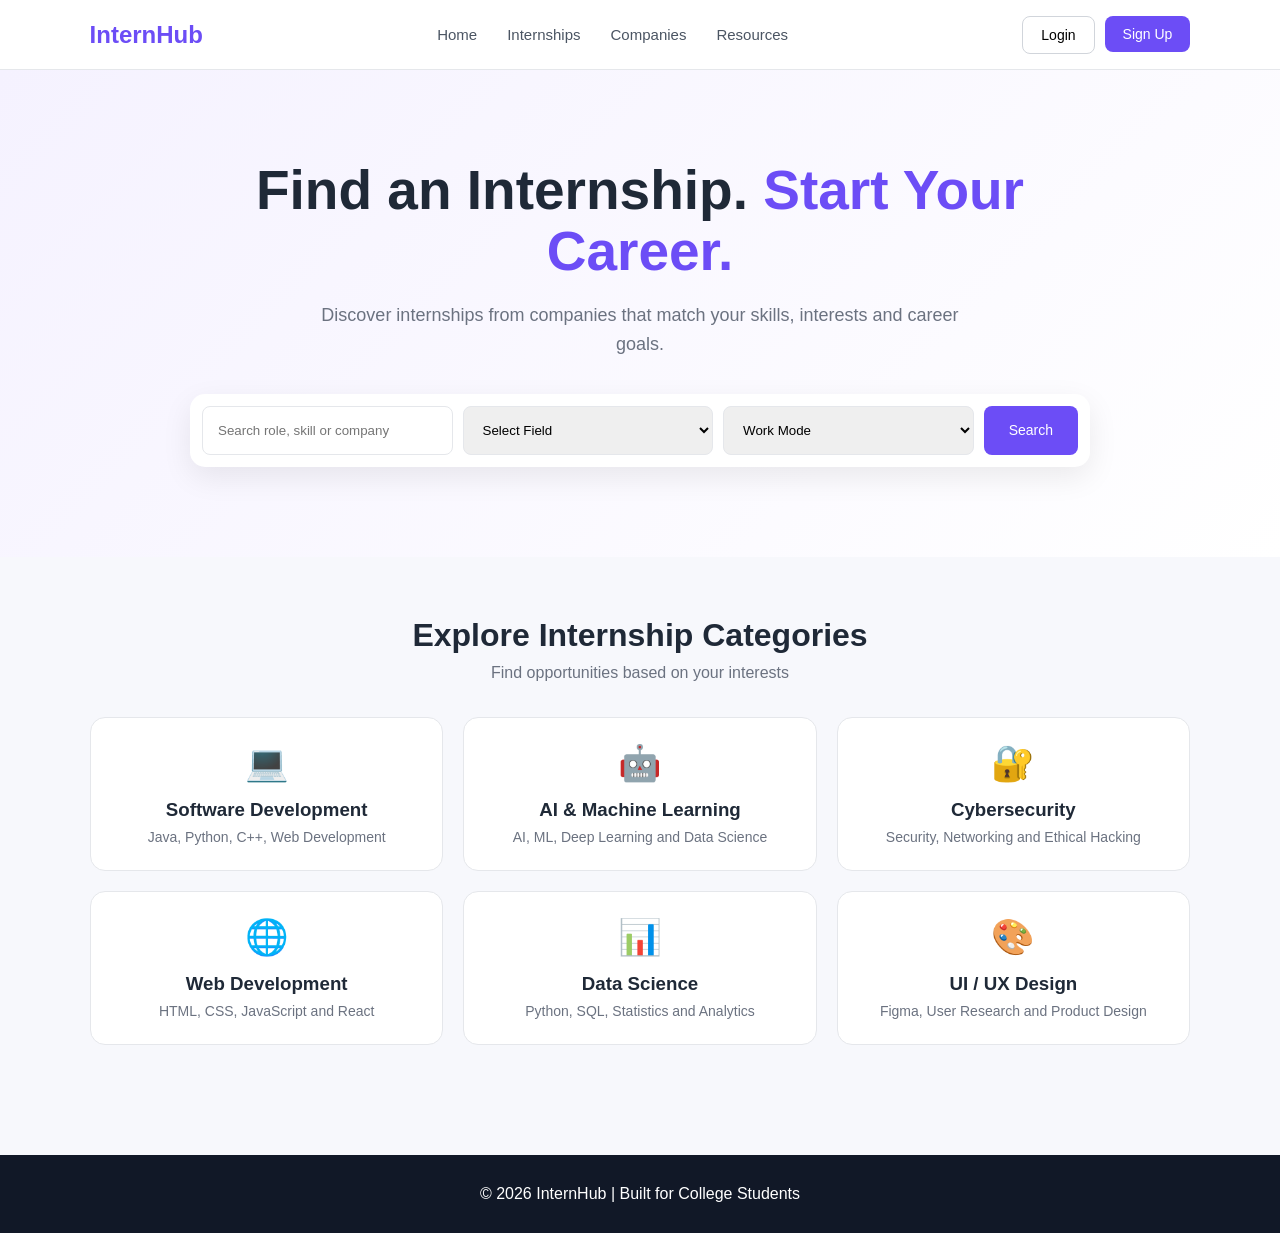
<file: index.html>
<!DOCTYPE html>
<html lang="en">
<head>
    <meta charset="UTF-8">
    <meta name="viewport" content="width=device-width, initial-scale=1.0">

    <title>InternHub - Find Your Internship</title>

    <style>
        * {
            margin: 0;
            padding: 0;
            box-sizing: border-box;
        }

        body {
            font-family: Arial, sans-serif;
            background-color: #f7f8fc;
            color: #1f2937;
        }

        /* Navigation */

        nav {
            height: 70px;
            background-color: white;
            display: flex;
            align-items: center;
            justify-content: space-between;
            padding: 0 7%;
            border-bottom: 1px solid #e5e7eb;
        }

        .logo {
            font-size: 24px;
            font-weight: bold;
            color: #6c4df6;
        }

        .nav-links {
            display: flex;
            gap: 30px;
        }

        .nav-links a {
            text-decoration: none;
            color: #4b5563;
            font-size: 15px;
        }

        .nav-links a:hover {
            color: #6c4df6;
        }

        .nav-buttons {
            display: flex;
            gap: 10px;
        }

        button {
            padding: 10px 18px;
            border-radius: 8px;
            border: none;
            cursor: pointer;
            font-size: 14px;
        }

        .login {
            background-color: white;
            border: 1px solid #d1d5db;
        }

        .signup {
            background-color: #6c4df6;
            color: white;
        }

        /* Hero Section */

        .hero {
            text-align: center;
            padding: 90px 20px;
            background: linear-gradient(
                135deg,
                #f5f2ff,
                #ffffff
            );
        }

        .hero h1 {
            font-size: 55px;
            max-width: 800px;
            margin: auto;
            line-height: 1.1;
        }

        .hero h1 span {
            color: #6c4df6;
        }

        .hero p {
            margin: 20px auto;
            max-width: 650px;
            color: #6b7280;
            font-size: 18px;
            line-height: 1.6;
        }

        /* Search */

        .search-box {
            max-width: 900px;
            margin: 35px auto 0;
            background-color: white;
            padding: 12px;
            border-radius: 15px;
            display: flex;
            gap: 10px;
            box-shadow: 0 10px 30px rgba(0, 0, 0, 0.08);
        }

        .search-box input,
        .search-box select {
            flex: 1;
            padding: 15px;
            border: 1px solid #e5e7eb;
            border-radius: 8px;
            outline: none;
        }

        .search-button {
            background-color: #6c4df6;
            color: white;
            padding: 0 25px;
        }

        /* Categories */

        .categories {
            padding: 60px 7%;
        }

        .section-title {
            text-align: center;
            margin-bottom: 35px;
        }

        .section-title h2 {
            font-size: 32px;
        }

        .section-title p {
            margin-top: 10px;
            color: #6b7280;
        }

        .category-container {
            display: grid;
            grid-template-columns: repeat(3, 1fr);
            gap: 20px;
            max-width: 1100px;
            margin: auto;
        }

        .category {
            background-color: white;
            padding: 25px;
            border-radius: 15px;
            border: 1px solid #e5e7eb;
            text-align: center;
            transition: 0.3s;
        }

        .category:hover {
            transform: translateY(-5px);
            box-shadow: 0 10px 25px rgba(0, 0, 0, 0.08);
        }

        .category-icon {
            font-size: 35px;
            margin-bottom: 15px;
        }

        .category h3 {
            margin-bottom: 8px;
        }

        .category p {
            color: #6b7280;
            font-size: 14px;
        }

        /* Footer */

        footer {
            margin-top: 50px;
            padding: 30px;
            text-align: center;
            background-color: #111827;
            color: white;
        }

        /* Mobile */

        @media (max-width: 768px) {

            .nav-links {
                display: none;
            }

            .hero h1 {
                font-size: 40px;
            }

            .search-box {
                flex-direction: column;
            }

            .search-button {
                padding: 14px;
            }

            .category-container {
                grid-template-columns: 1fr;
            }
        }
        /* =========================
   RESPONSIVE DESIGN
   ========================= */

img {
    max-width: 100%;
    height: auto;
}

button,
input,
select,
textarea {
    max-width: 100%;
}

@media (max-width: 900px) {

    nav {
        padding: 0 4%;
    }

    .container {
        width: 92%;
    }

    .internship-grid,
    .cards,
    .grid {
        grid-template-columns: repeat(2, 1fr);
    }

}

@media (max-width: 600px) {

    body {
        overflow-x: hidden;
    }

    nav {
        height: auto;
        min-height: 65px;
        padding: 15px 5%;
        flex-wrap: wrap;
        gap: 10px;
    }

    nav a {
        margin-left: 10px;
        font-size: 13px;
    }

    .logo {
        font-size: 21px;
    }

    .container {
        width: 92%;
        max-width: 100%;
        margin: 25px auto;
    }

    .form-card {
        padding: 22px;
    }

    h1 {
        font-size: 28px;
    }

    h2 {
        font-size: 23px;
    }

    .internship-grid,
    .cards,
    .grid {
        grid-template-columns: 1fr;
    }

    .search-container,
    .search-box {
        flex-direction: column;
    }

    input,
    select,
    textarea {
        font-size: 16px;
    }

    .card {
        width: 100%;
    }

    .stats {
        grid-template-columns: 1fr 1fr;
    }

    .buttons {
        flex-direction: column;
    }

    .buttons button,
    .buttons a {
        width: 100%;
        text-align: center;
    }

    footer {
        text-align: center;
        padding: 25px 15px;
    }

}

@media (max-width: 380px) {

    nav {
        padding: 12px 4%;
    }

    nav a {
        font-size: 12px;
        margin-left: 6px;
    }

    .form-card {
        padding: 18px;
    }

    h1 {
        font-size: 24px;
    }

    .stats {
        grid-template-columns: 1fr;
    }

}
    </style>
</head>

<body>

    <!-- Navigation -->

    <nav>

        <div class="logo">
            InternHub
        </div>

        <div class="nav-links">
            <a href="#">Home</a>
            <a href="#">Internships</a>
            <a href="#">Companies</a>
            <a href="#">Resources</a>
        </div>

        <div class="nav-buttons">
            <button class="login">
                Login
            </button>

            <a href="signup.html">
    <button class="signup">
        Sign Up
    </button>
</a>
        </div>

    </nav>


    <!-- Hero Section -->

    <section class="hero">

        <h1>
            Find an Internship.
            <span>Start Your Career.</span>
        </h1>

        <p>
            Discover internships from companies that match
            your skills, interests and career goals.
        </p>


        <!-- Search -->

        <div class="search-box">

            <input
                type="text"
                placeholder="Search role, skill or company"
            >

            <select>
                <option value="">Select Field</option>
                <option>CSE</option>
                <option>ECE</option>
                <option>EEE</option>
                <option>Mechanical</option>
                <option>Civil</option>
                <option>AI & ML</option>
            </select>

            <select>
                <option value="">Work Mode</option>
                <option>Remote</option>
                <option>Hybrid</option>
                <option>Onsite</option>
            </select>

            <button class="search-button">
                Search
            </button>

        </div>

    </section>


    <!-- Categories -->

    <section class="categories">

        <div class="section-title">

            <h2>
                Explore Internship Categories
            </h2>

            <p>
                Find opportunities based on your interests
            </p>

        </div>


        <div class="category-container">

            <div class="category">

                <div class="category-icon">
                    💻
                </div>

                <h3>
                    Software Development
                </h3>

                <p>
                    Java, Python, C++, Web Development
                </p>

            </div>


            <div class="category">

                <div class="category-icon">
                    🤖
                </div>

                <h3>
                    AI & Machine Learning
                </h3>

                <p>
                    AI, ML, Deep Learning and Data Science
                </p>

            </div>


            <div class="category">

                <div class="category-icon">
                    🔐
                </div>

                <h3>
                    Cybersecurity
                </h3>

                <p>
                    Security, Networking and Ethical Hacking
                </p>

            </div>


            <div class="category">

                <div class="category-icon">
                    🌐
                </div>

                <h3>
                    Web Development
                </h3>

                <p>
                    HTML, CSS, JavaScript and React
                </p>

            </div>


            <div class="category">

                <div class="category-icon">
                    📊
                </div>

                <h3>
                    Data Science
                </h3>

                <p>
                    Python, SQL, Statistics and Analytics
                </p>

            </div>


            <div class="category">

                <div class="category-icon">
                    🎨
                </div>

                <h3>
                    UI / UX Design
                </h3>

                <p>
                    Figma, User Research and Product Design
                </p>

            </div>

        </div>

    </section>


    <!-- Footer -->

    <footer>

        <p>
            © 2026 InternHub | Built for College Students
        </p>

    </footer>

</body>
</html>
</file>
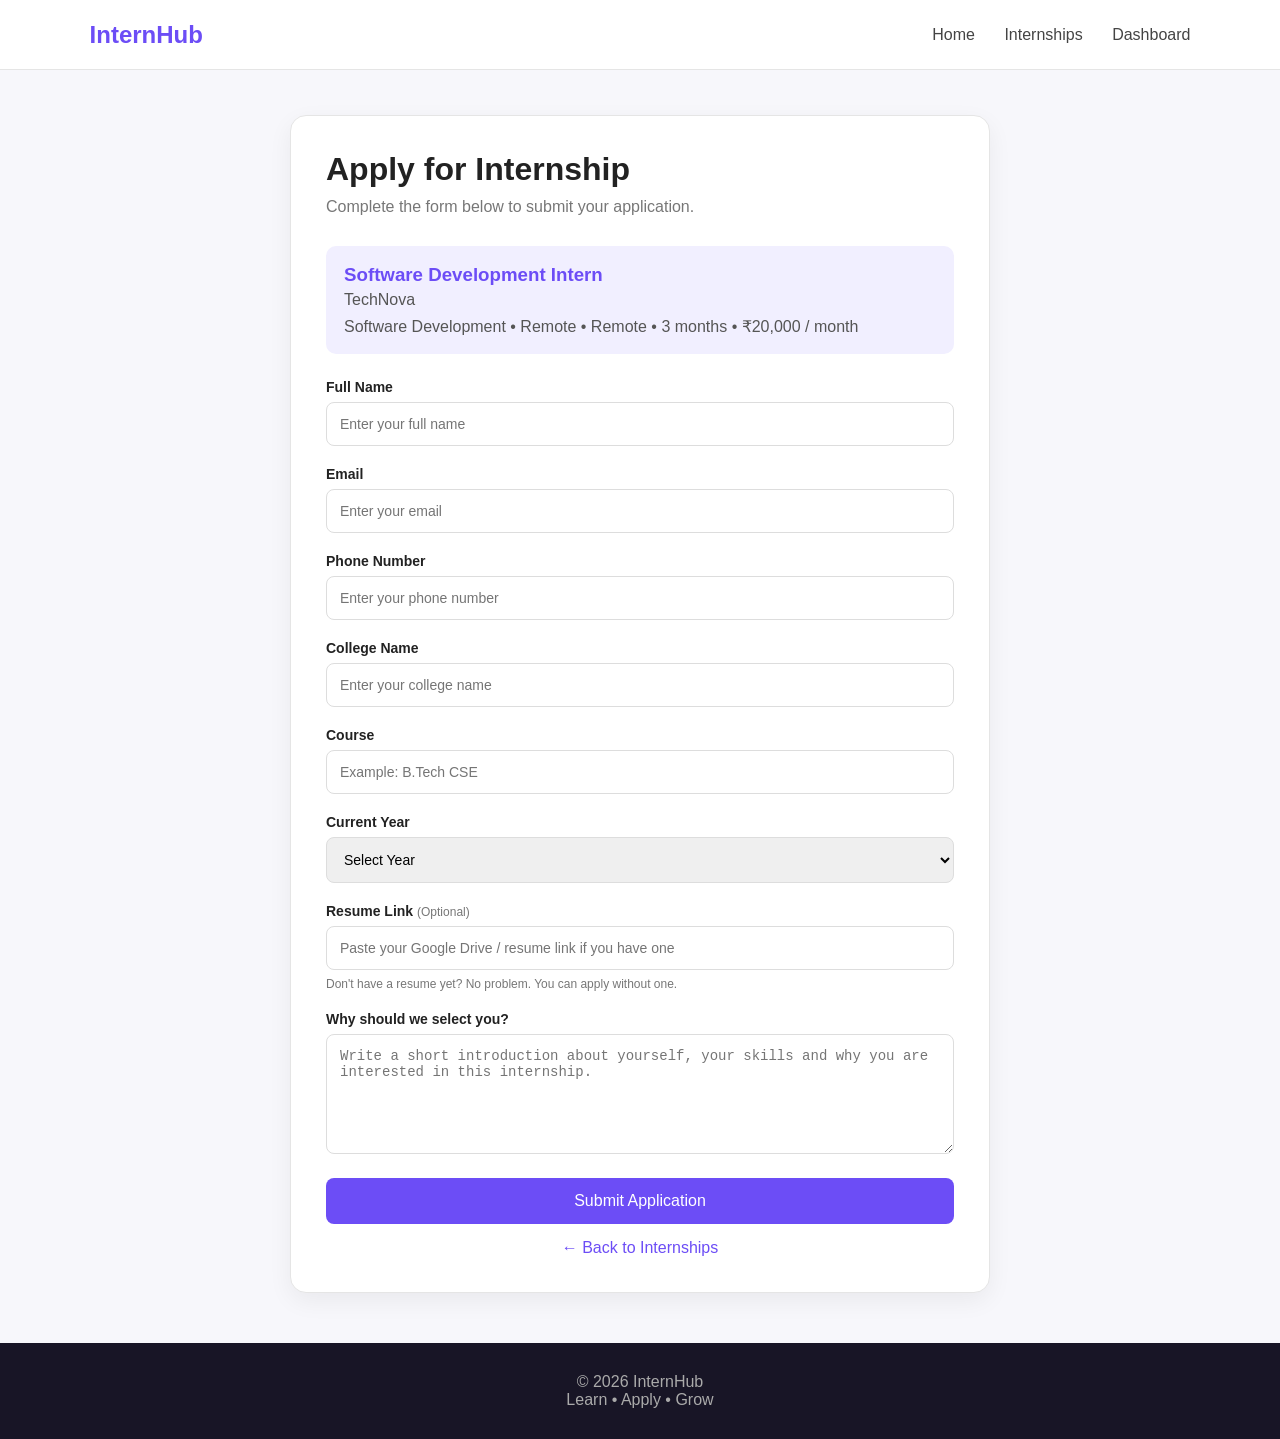
<file: apply.html>
<!DOCTYPE html>
<html lang="en">

<head>

    <meta charset="UTF-8">

    <meta
        name="viewport"
        content="width=device-width, initial-scale=1.0"
    >

    <title>Apply for Internship - InternHub</title>

    <style>

        * {
            margin: 0;
            padding: 0;
            box-sizing: border-box;
        }

        body {
            font-family: Arial, sans-serif;
            background: #f7f7fb;
            color: #222;
        }

        nav {
            min-height: 70px;
            background: white;
            display: flex;
            align-items: center;
            justify-content: space-between;
            padding: 0 7%;
            border-bottom: 1px solid #e5e5e5;
        }

        .logo {
            font-size: 24px;
            font-weight: bold;
            color: #6c4df6;
        }

        nav a {
            text-decoration: none;
            color: #444;
            margin-left: 25px;
        }

        .container {
            width: 700px;
            max-width: 92%;
            margin: 45px auto;
        }

        .form-card {
            background: white;
            padding: 35px;
            border-radius: 16px;
            border: 1px solid #e5e5e5;
            box-shadow: 0 8px 25px rgba(0, 0, 0, 0.06);
        }

        .form-card h1 {
            margin-bottom: 10px;
        }

        .subtitle {
            color: #777;
            margin-bottom: 30px;
        }

        .internship-info {
            background: #f1efff;
            padding: 18px;
            border-radius: 10px;
            margin-bottom: 25px;
        }

        .internship-info h3 {
            color: #6c4df6;
            margin-bottom: 5px;
        }

        .internship-info p {
            color: #555;
        }

        .form-group {
            margin-bottom: 20px;
        }

        label {
            display: block;
            margin-bottom: 7px;
            font-weight: bold;
            font-size: 14px;
        }

        input,
        textarea,
        select {
            width: 100%;
            padding: 13px;
            border: 1px solid #ddd;
            border-radius: 8px;
            font-size: 14px;
            outline: none;
        }

        input:focus,
        textarea:focus,
        select:focus {
            border-color: #6c4df6;
        }

        textarea {
            min-height: 120px;
            resize: vertical;
        }

        .optional {
            color: #777;
            font-weight: normal;
            font-size: 12px;
        }

        .help-text {
            display: block;
            margin-top: 7px;
            color: #777;
            font-size: 12px;
        }

        .submit-btn {
            width: 100%;
            padding: 14px;
            background: #6c4df6;
            color: white;
            border: none;
            border-radius: 8px;
            font-size: 16px;
            cursor: pointer;
        }

        .submit-btn:hover {
            background: #5638d8;
        }

        .submit-btn:disabled {
            background: #999;
            cursor: not-allowed;
        }

        .back-btn {
            display: block;
            text-align: center;
            margin-top: 15px;
            color: #6c4df6;
            text-decoration: none;
        }

        #successMessage {
            display: none;
            margin-top: 20px;
            padding: 15px;
            background: #e8f8ef;
            color: #16804b;
            border-radius: 8px;
            text-align: center;
        }

        footer {
            margin-top: 50px;
            padding: 30px;
            background: #181526;
            color: #aaa;
            text-align: center;
        }

        @media (max-width: 600px) {

            nav {
                padding: 12px 5%;
                flex-wrap: wrap;
                gap: 10px;
            }

            nav a {
                margin-left: 10px;
                font-size: 13px;
            }

            .form-card {
                padding: 22px;
            }

            .form-card h1 {
                font-size: 27px;
            }

        }

    </style>

</head>


<body>


    <!-- NAVBAR -->

    <nav>

        <div class="logo">
            InternHub
        </div>

        <div>

            <a href="index.html">
                Home
            </a>

            <a href="internships.html">
                Internships
            </a>

            <a href="dashboard.html">
                Dashboard
            </a>

        </div>

    </nav>


    <!-- APPLICATION FORM -->

    <div class="container">

        <div class="form-card">

            <h1>
                Apply for Internship
            </h1>

            <p class="subtitle">
                Complete the form below to submit your application.
            </p>


            <!-- SELECTED INTERNSHIP -->

            <div class="internship-info">

                <h3 id="internshipName">
                    Internship
                </h3>

                <p id="companyName">
                    Company
                </p>

                <p
                    id="internshipDetails"
                    style="margin-top:8px;"
                >
                </p>

            </div>


            <form id="applicationForm">


                <!-- FULL NAME -->

                <div class="form-group">

                    <label>
                        Full Name
                    </label>

                    <input
                        type="text"
                        id="applicantName"
                        placeholder="Enter your full name"
                        required
                    >

                </div>


                <!-- EMAIL -->

                <div class="form-group">

                    <label>
                        Email
                    </label>

                    <input
                        type="email"
                        id="applicantEmail"
                        placeholder="Enter your email"
                        required
                    >

                </div>


                <!-- PHONE -->

                <div class="form-group">

                    <label>
                        Phone Number
                    </label>

                    <input
                        type="tel"
                        id="phone"
                        placeholder="Enter your phone number"
                        required
                    >

                </div>


                <!-- COLLEGE -->

                <div class="form-group">

                    <label>
                        College Name
                    </label>

                    <input
                        type="text"
                        id="applicantCollege"
                        placeholder="Enter your college name"
                        required
                    >

                </div>


                <!-- COURSE -->

                <div class="form-group">

                    <label>
                        Course
                    </label>

                    <input
                        type="text"
                        id="applicantCourse"
                        placeholder="Example: B.Tech CSE"
                        required
                    >

                </div>


                <!-- YEAR -->

                <div class="form-group">

                    <label>
                        Current Year
                    </label>

                    <select
                        id="applicantYear"
                        required
                    >

                        <option value="">
                            Select Year
                        </option>

                        <option value="1st Year">
                            1st Year
                        </option>

                        <option value="2nd Year">
                            2nd Year
                        </option>

                        <option value="3rd Year">
                            3rd Year
                        </option>

                        <option value="4th Year">
                            4th Year
                        </option>

                        <option value="Postgraduate">
                            Postgraduate
                        </option>

                    </select>

                </div>


                <!-- RESUME - OPTIONAL -->

                <div class="form-group">

                    <label>
                        Resume Link
                        <span class="optional">
                            (Optional)
                        </span>
                    </label>

                    <input
                        type="url"
                        id="resume"
                        placeholder="Paste your Google Drive / resume link if you have one"
                    >

                    <small class="help-text">
                        Don't have a resume yet? No problem. You can apply without one.
                    </small>

                </div>


                <!-- COVER LETTER -->

                <div class="form-group">

                    <label>
                        Why should we select you?
                    </label>

                    <textarea
                        id="coverLetter"
                        placeholder="Write a short introduction about yourself, your skills and why you are interested in this internship."
                        required
                    ></textarea>

                </div>


                <!-- SUBMIT -->

                <button
                    type="submit"
                    class="submit-btn"
                >
                    Submit Application
                </button>


            </form>


            <!-- SUCCESS -->

            <div id="successMessage">

                🎉 Application submitted successfully!

            </div>


            <a
                href="internships.html"
                class="back-btn"
            >
                ← Back to Internships
            </a>


        </div>

    </div>


    <!-- FOOTER -->

    <footer>

        <p>
            © 2026 InternHub
        </p>

        <p>
            Learn • Apply • Grow
        </p>

    </footer>


    <!-- JAVASCRIPT -->

    <script>


        /* =========================
           GET SELECTED INTERNSHIP
           ========================= */

        let selectedInternship =
            JSON.parse(
                localStorage.getItem(
                    "selectedInternship"
                )
            );


        /*
            If the user directly opens
            apply.html without selecting
            an internship, use TechNova.
        */

        if (!selectedInternship) {

            selectedInternship = {

                title:
                    "Software Development Intern",

                company:
                    "TechNova",

                field:
                    "Software Development",

                mode:
                    "Remote",

                location:
                    "Remote",

                pay:
                    "₹20,000 / month",

                duration:
                    "3 months",

                skills:
                    "Java • SQL • Git"

            };

        }


        /* =========================
           DISPLAY INTERNSHIP
           ========================= */

        document
            .getElementById(
                "internshipName"
            )
            .textContent =
            selectedInternship.title;


        document
            .getElementById(
                "companyName"
            )
            .textContent =
            selectedInternship.company;


        document
            .getElementById(
                "internshipDetails"
            )
            .textContent =
            selectedInternship.field +
            " • " +
            selectedInternship.location +
            " • " +
            selectedInternship.mode +
            " • " +
            selectedInternship.duration +
            " • " +
            selectedInternship.pay;


        /* =========================
           LOAD STUDENT INFORMATION
           ========================= */

        let studentName =
            localStorage.getItem(
                "studentName"
            );

        let studentEmail =
            localStorage.getItem(
                "studentEmail"
            );

        let studentCollege =
            localStorage.getItem(
                "studentCollege"
            );

        let studentCourse =
            localStorage.getItem(
                "studentCourse"
            );

        let studentYear =
            localStorage.getItem(
                "studentYear"
            );


        /* =========================
           AUTO FILL FORM
           ========================= */

        if (studentName) {

            document
                .getElementById(
                    "applicantName"
                )
                .value =
                studentName;

        }


        if (studentEmail) {

            document
                .getElementById(
                    "applicantEmail"
                )
                .value =
                studentEmail;

        }


        if (studentCollege) {

            document
                .getElementById(
                    "applicantCollege"
                )
                .value =
                studentCollege;

        }


        if (studentCourse) {

            document
                .getElementById(
                    "applicantCourse"
                )
                .value =
                studentCourse;

        }


        if (studentYear) {

            document
                .getElementById(
                    "applicantYear"
                )
                .value =
                studentYear;

        }


        /* =========================
           SUBMIT APPLICATION
           ========================= */

        document
            .getElementById(
                "applicationForm"
            )
            .addEventListener(
                "submit",
                function(event) {

                    event.preventDefault();


                    /* CREATE APPLICATION */

                    let application = {

                        internship:
                            selectedInternship.title,

                        company:
                            selectedInternship.company,

                        field:
                            selectedInternship.field,

                        location:
                            selectedInternship.location,

                        mode:
                            selectedInternship.mode,

                        name:
                            document
                                .getElementById(
                                    "applicantName"
                                )
                                .value,

                        email:
                            document
                                .getElementById(
                                    "applicantEmail"
                                )
                                .value,

                        phone:
                            document
                                .getElementById(
                                    "phone"
                                )
                                .value,

                        college:
                            document
                                .getElementById(
                                    "applicantCollege"
                                )
                                .value,

                        course:
                            document
                                .getElementById(
                                    "applicantCourse"
                                )
                                .value,

                        year:
                            document
                                .getElementById(
                                    "applicantYear"
                                )
                                .value,

                        /*
                            Resume is optional.
                            If empty, save "Not provided".
                        */

                        resume:
                            document
                                .getElementById(
                                    "resume"
                                )
                                .value ||
                            "Not provided",

                        coverLetter:
                            document
                                .getElementById(
                                    "coverLetter"
                                )
                                .value,

                        status:
                            "Applied"

                    };


                    /* GET OLD APPLICATIONS */

                    let applications =
                        JSON.parse(
                            localStorage.getItem(
                                "applications"
                            ) || "[]"
                        );


                    /* ADD NEW APPLICATION */

                    applications.push(
                        application
                    );


                    /* SAVE APPLICATIONS */

                    localStorage.setItem(
                        "applications",
                        JSON.stringify(
                            applications
                        )
                    );


                    /* SHOW SUCCESS */

                    document
                        .getElementById(
                            "successMessage"
                        )
                        .style.display =
                        "block";


                    /* DISABLE BUTTON */

                    document
                        .querySelector(
                            ".submit-btn"
                        )
                        .textContent =
                        "Application Submitted ✓";


                    document
                        .querySelector(
                            ".submit-btn"
                        )
                        .disabled =
                        true;


                    /* GO TO DASHBOARD */

                    setTimeout(
                        function() {

                            window.location.href =
                                "dashboard.html";

                        },
                        1500
                    );

                }
            );


    </script>


</body>

</html>
</file>
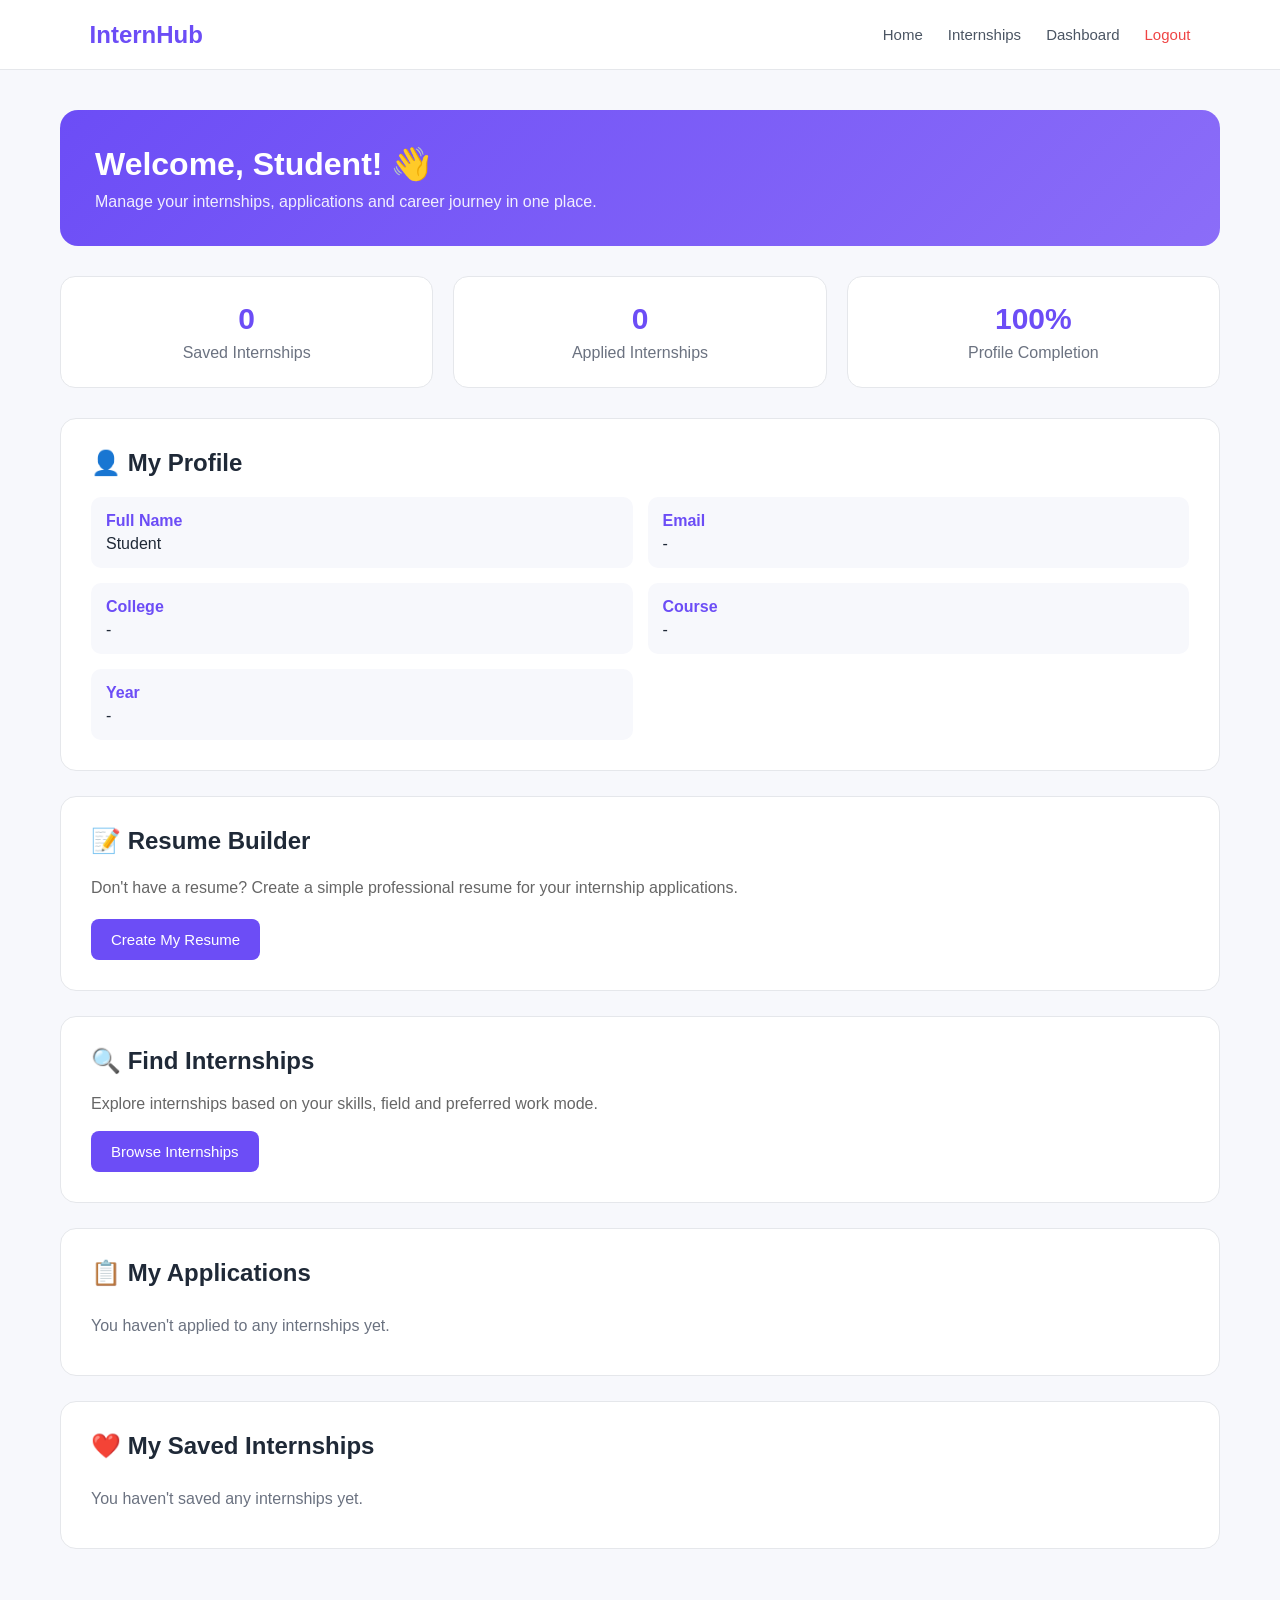
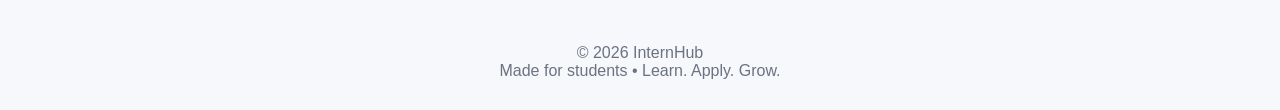
<file: dashboard.html>
<!DOCTYPE html>
<html lang="en">

<head>

    <meta charset="UTF-8">

    <meta name="viewport" content="width=device-width, initial-scale=1.0">

    <title>Dashboard - InternHub</title>

    <style>

        * {
            margin: 0;
            padding: 0;
            box-sizing: border-box;
        }

        body {
            font-family: Arial, sans-serif;
            background: #f7f8fc;
            color: #1f2937;
        }

        nav {
            height: 70px;
            background: white;
            display: flex;
            align-items: center;
            justify-content: space-between;
            padding: 0 7%;
            border-bottom: 1px solid #e5e7eb;
        }

        .logo {
            font-size: 24px;
            font-weight: bold;
            color: #6c4df6;
        }

        .nav-links {
            display: flex;
            gap: 25px;
            align-items: center;
        }

        .nav-links a {
            text-decoration: none;
            color: #4b5563;
            font-size: 15px;
        }

        .nav-links a:hover {
            color: #6c4df6;
        }

        .logout {
            color: #ef4444 !important;
            cursor: pointer;
        }

        .container {
            max-width: 1200px;
            margin: auto;
            padding: 40px 20px;
        }

        .welcome {
            background: linear-gradient(
                135deg,
                #6c4df6,
                #8b6df8
            );

            color: white;
            padding: 35px;
            border-radius: 18px;
            margin-bottom: 30px;
        }

        .welcome h1 {
            margin-bottom: 10px;
        }

        .welcome p {
            opacity: 0.9;
        }

        .stats {
            display: grid;
            grid-template-columns: repeat(3, 1fr);
            gap: 20px;
            margin-bottom: 30px;
        }

        .stat-card {
            background: white;
            padding: 25px;
            border-radius: 15px;
            border: 1px solid #e5e7eb;
            text-align: center;
        }

        .stat-card h2 {
            color: #6c4df6;
            font-size: 30px;
            margin-bottom: 8px;
        }

        .stat-card p {
            color: #6b7280;
        }

        .section {
            background: white;
            padding: 30px;
            border-radius: 16px;
            border: 1px solid #e5e7eb;
            margin-bottom: 25px;
        }

        .section h2 {
            margin-bottom: 20px;
        }

        .profile-grid {
            display: grid;
            grid-template-columns: 1fr 1fr;
            gap: 15px;
        }

        .profile-item {
            background: #f7f8fc;
            padding: 15px;
            border-radius: 10px;
        }

        .profile-item strong {
            display: block;
            margin-bottom: 5px;
            color: #6c4df6;
        }

        .browse-btn {
            display: inline-block;
            background: #6c4df6;
            color: white;
            padding: 12px 20px;
            border-radius: 8px;
            text-decoration: none;
            border: none;
            cursor: pointer;
            font-size: 15px;
        }

        .browse-btn:hover {
            background: #5635e8;
        }

        .application {
            background: #f7f8fc;
            padding: 18px;
            border-radius: 10px;
            margin-bottom: 12px;
        }

        .application h3 {
            margin-bottom: 6px;
        }

        .application p {
            color: #6b7280;
            margin-bottom: 10px;
        }

        .status {
            padding: 7px 10px;
            border-radius: 7px;
            border: 1px solid #d1d5db;
        }

        .saved-card {
            display: flex;
            justify-content: space-between;
            align-items: center;
            background: #f7f8fc;
            padding: 18px;
            border-radius: 10px;
            margin-bottom: 12px;
            gap: 15px;
        }

        .saved-card h3 {
            margin-bottom: 5px;
        }

        .saved-card p {
            color: #6b7280;
        }

        .empty {
            color: #6b7280;
            padding: 10px 0;
        }

        footer {
            text-align: center;
            padding: 30px;
            color: #6b7280;
        }

        @media (max-width: 800px) {

            .nav-links {
                gap: 10px;
            }

            .nav-links a {
                font-size: 13px;
            }

            .stats {
                grid-template-columns: 1fr;
            }

            .profile-grid {
                grid-template-columns: 1fr;
            }

        }

        @media (max-width: 600px) {

            nav {
                padding: 0 5%;
            }

            .logo {
                font-size: 20px;
            }

            .nav-links {
                gap: 8px;
            }

            .nav-links a:nth-child(1),
            .nav-links a:nth-child(2) {
                display: none;
            }

            .container {
                padding: 25px 15px;
            }

            .welcome {
                padding: 25px;
            }

            .section {
                padding: 22px;
            }

            .saved-card {
                flex-direction: column;
                align-items: flex-start;
            }

        }

    </style>

</head>

<body>


    <!-- NAVBAR -->

    <nav>

        <div class="logo">
            InternHub
        </div>

        <div class="nav-links">

            <a href="index.html">
                Home
            </a>

            <a href="internships.html">
                Internships
            </a>

            <a href="dashboard.html">
                Dashboard
            </a>

            <a
                class="logout"
                onclick="logout()"
            >
                Logout
            </a>

        </div>

    </nav>


    <div class="container">


        <!-- WELCOME -->

        <div class="welcome">

            <h1 id="welcomeName">
                Welcome to InternHub! 👋
            </h1>

            <p>
                Manage your internships, applications and career journey in one place.
            </p>

        </div>


        <!-- STATISTICS -->

        <div class="stats">


            <div class="stat-card">

                <h2 id="savedCount">
                    0
                </h2>

                <p>
                    Saved Internships
                </p>

            </div>


            <div class="stat-card">

                <h2 id="applicationCount">
                    0
                </h2>

                <p>
                    Applied Internships
                </p>

            </div>


            <div class="stat-card">

                <h2>
                    100%
                </h2>

                <p>
                    Profile Completion
                </p>

            </div>


        </div>


        <!-- PROFILE -->

        <section class="section">

            <h2>
                👤 My Profile
            </h2>

            <div class="profile-grid">


                <div class="profile-item">

                    <strong>
                        Full Name
                    </strong>

                    <span id="profileName">
                        -
                    </span>

                </div>


                <div class="profile-item">

                    <strong>
                        Email
                    </strong>

                    <span id="profileEmail">
                        -
                    </span>

                </div>


                <div class="profile-item">

                    <strong>
                        College
                    </strong>

                    <span id="profileCollege">
                        -
                    </span>

                </div>


                <div class="profile-item">

                    <strong>
                        Course
                    </strong>

                    <span id="profileCourse">
                        -
                    </span>

                </div>


                <div class="profile-item">

                    <strong>
                        Year
                    </strong>

                    <span id="profileYear">
                        -
                    </span>

                </div>


            </div>

        </section>


        <!-- RESUME BUILDER -->

        <section class="section">

            <h2>
                📝 Resume Builder
            </h2>

            <p style="color:#666; margin-bottom:18px; line-height:1.6;">

                Don't have a resume? Create a simple professional resume
                for your internship applications.

            </p>

            <!-- THIS IS THE ONLY PLACE THAT OPENS RESUME BUILDER -->

            <a
                href="resume.html"
                class="browse-btn"
            >
                Create My Resume
            </a>

        </section>


        <!-- INTERNSHIPS -->

        <section class="section">

            <h2>
                🔍 Find Internships
            </h2>

            <p style="color:#666; margin-bottom:18px;">

                Explore internships based on your skills, field and preferred work mode.

            </p>

            <a
                href="internships.html"
                class="browse-btn"
            >
                Browse Internships
            </a>

        </section>


        <!-- APPLICATIONS -->

        <section class="section">

            <h2>
                📋 My Applications
            </h2>

            <div id="applicationsList">

                <p class="empty">
                    You haven't applied to any internships yet.
                </p>

            </div>

        </section>


        <!-- SAVED INTERNSHIPS -->

        <section class="section">

            <h2>
                ❤️ My Saved Internships
            </h2>

            <div id="savedList">

                <p class="empty">
                    You haven't saved any internships yet.
                </p>

            </div>

        </section>


    </div>


    <footer>

        © 2026 InternHub
        <br>
        Made for students • Learn. Apply. Grow.

    </footer>


    <script>


        /* =========================
           LOAD STUDENT INFORMATION
           ========================= */

        let studentName =
            localStorage.getItem("studentName") || "Student";

        let studentEmail =
            localStorage.getItem("studentEmail") || "-";

        let studentCollege =
            localStorage.getItem("studentCollege") || "-";

        let studentCourse =
            localStorage.getItem("studentCourse") || "-";

        let studentYear =
            localStorage.getItem("studentYear") || "-";


        document.getElementById("welcomeName").textContent =
            "Welcome, " + studentName + "! 👋";


        document.getElementById("profileName").textContent =
            studentName;


        document.getElementById("profileEmail").textContent =
            studentEmail;


        document.getElementById("profileCollege").textContent =
            studentCollege;


        document.getElementById("profileCourse").textContent =
            studentCourse;


        document.getElementById("profileYear").textContent =
            studentYear;



        /* =========================
           SAVED INTERNSHIPS
           ========================= */

        let savedInternships =
            JSON.parse(
                localStorage.getItem("savedInternships") || "[]"
            );


        document.getElementById("savedCount").textContent =
            savedInternships.length;



        let savedList =
            document.getElementById("savedList");


        if (savedInternships.length > 0) {

            savedList.innerHTML = "";

            savedInternships.forEach(function(internship) {

                let card =
                    document.createElement("div");

                card.className =
                    "saved-card";


                card.innerHTML = `

                    <div>

                        <h3>
                            ${internship.title || internship}
                        </h3>

                        <p>
                            ${internship.company || "InternHub Internship"}
                        </p>

                    </div>

                    <button
                        class="browse-btn"
                        onclick="openSavedInternship('${encodeURIComponent(
                            typeof internship === "string"
                                ? internship
                                : JSON.stringify(internship)
                        )}')"
                    >
                        View
                    </button>

                `;


                savedList.appendChild(card);

            });

        }



        /* =========================
           APPLICATIONS
           ========================= */

        let applications =
            JSON.parse(
                localStorage.getItem("applications") || "[]"
            );


        document.getElementById("applicationCount").textContent =
            applications.length;


        let applicationsList =
            document.getElementById("applicationsList");


        if (applications.length > 0) {

            applicationsList.innerHTML = "";


            applications.forEach(function(application, index) {

                let item =
                    document.createElement("div");

                item.className =
                    "application";


                let currentStatus =
                    application.status || "Applied";


                item.innerHTML = `

                    <h3>
                        ${application.title || "Internship Application"}
                    </h3>

                    <p>
                        ${application.company || ""}
                    </p>

                    <label>
                        Application Status:
                    </label>

                    <select
                        class="status"
                        onchange="changeStatus(${index}, this.value)"
                    >

                        <option value="Applied"
                            ${currentStatus === "Applied" ? "selected" : ""}>
                            Applied
                        </option>

                        <option value="Under Review"
                            ${currentStatus === "Under Review" ? "selected" : ""}>
                            Under Review
                        </option>

                        <option value="Interview"
                            ${currentStatus === "Interview" ? "selected" : ""}>
                            Interview
                        </option>

                        <option value="Selected"
                            ${currentStatus === "Selected" ? "selected" : ""}>
                            Selected
                        </option>

                        <option value="Rejected"
                            ${currentStatus === "Rejected" ? "selected" : ""}>
                            Rejected
                        </option>

                    </select>

                `;


                applicationsList.appendChild(item);

            });

        }



        /* =========================
           CHANGE APPLICATION STATUS
           ========================= */

        function changeStatus(index, status) {

            applications[index].status =
                status;


            localStorage.setItem(
                "applications",
                JSON.stringify(applications)
            );

        }



        /* =========================
           OPEN SAVED INTERNSHIP
           ========================= */

        function openSavedInternship(value) {

            let decoded =
                decodeURIComponent(value);


            try {

                let internship =
                    JSON.parse(decoded);


                if (typeof internship === "object") {

                    localStorage.setItem(
                        "selectedInternship",
                        JSON.stringify(internship)
                    );

                }

            } catch (error) {

                localStorage.setItem(
                    "selectedInternship",
                    JSON.stringify({
                        title: decoded,
                        company: ""
                    })
                );

            }


            window.location.href =
                "internship-details.html";

        }



        /* =========================
           LOGOUT
           ========================= */

        function logout() {

            window.location.href =
                "index.html";

        }


    </script>

</body>

</html>
</file>
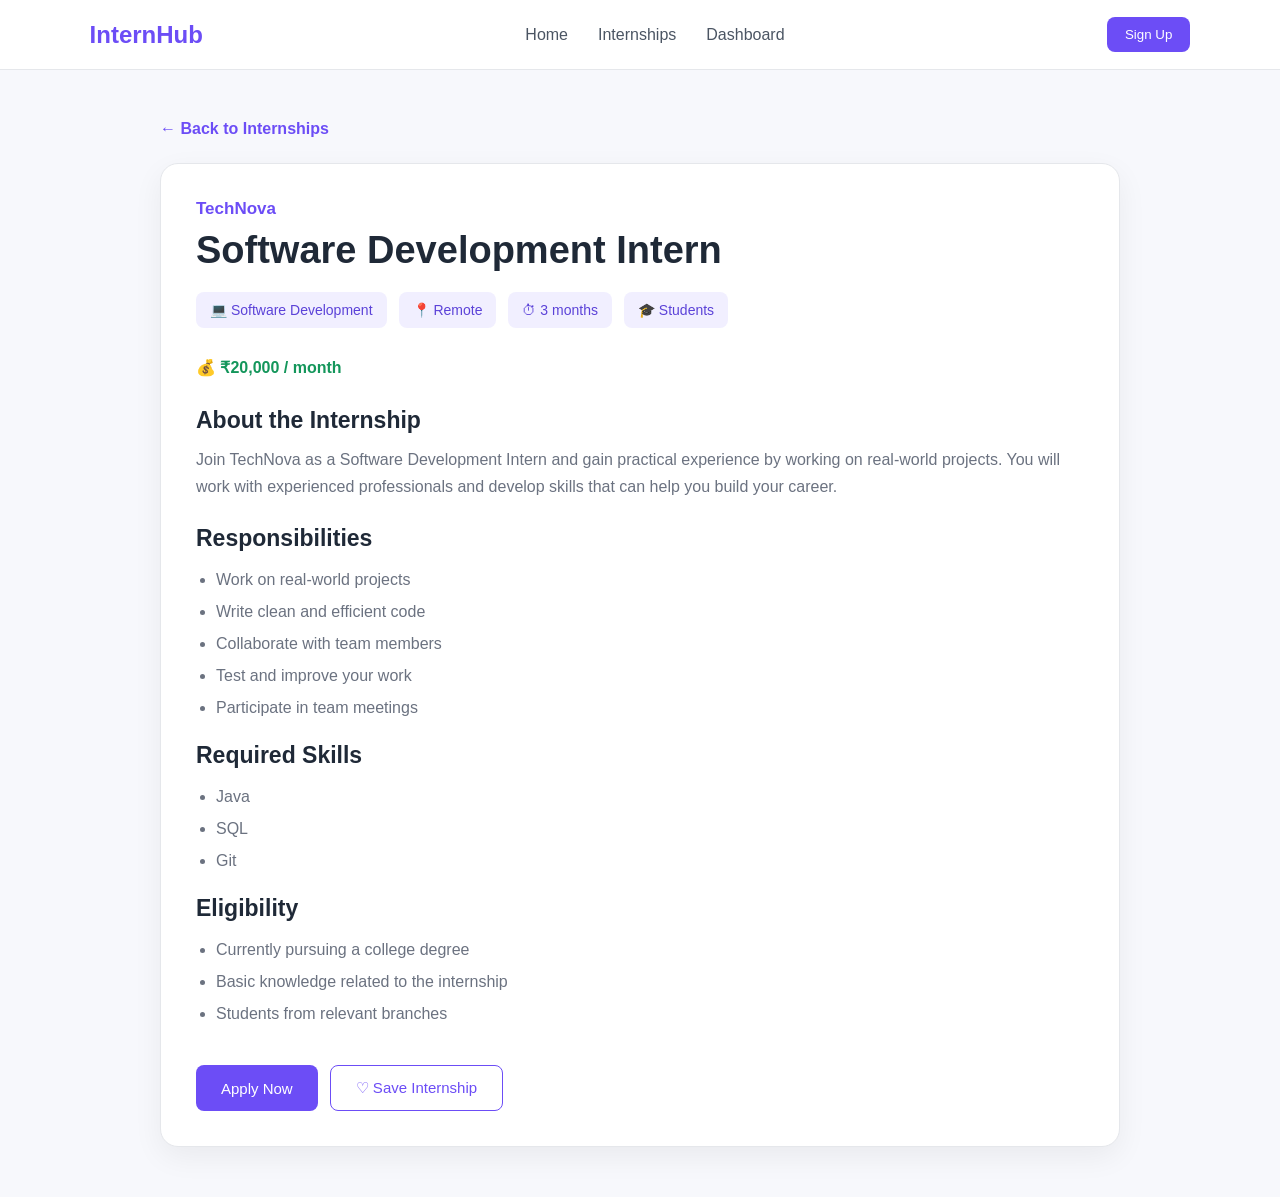
<file: internship-details.html>
<!DOCTYPE html>
<html lang="en">

<head>

    <meta charset="UTF-8">

    <meta
        name="viewport"
        content="width=device-width, initial-scale=1.0"
    >

    <title>Internship Details - InternHub</title>

    <style>

        * {
            margin: 0;
            padding: 0;
            box-sizing: border-box;
        }

        body {
            font-family: Arial, sans-serif;
            background-color: #f7f8fc;
            color: #1f2937;
        }

        nav {
            height: 70px;
            background-color: white;
            display: flex;
            align-items: center;
            justify-content: space-between;
            padding: 0 7%;
            border-bottom: 1px solid #e5e7eb;
        }

        .logo {
            font-size: 24px;
            font-weight: bold;
            color: #6c4df6;
        }

        .nav-links {
            display: flex;
            gap: 30px;
        }

        .nav-links a {
            text-decoration: none;
            color: #4b5563;
        }

        .nav-links a:hover {
            color: #6c4df6;
        }

        .signup {
            background-color: #6c4df6;
            color: white;
            border: none;
            padding: 10px 18px;
            border-radius: 8px;
            cursor: pointer;
        }

        .container {
            max-width: 1000px;
            margin: 50px auto;
            padding: 0 20px;
        }

        .back {
            text-decoration: none;
            color: #6c4df6;
            font-weight: bold;
            display: inline-block;
            margin-bottom: 25px;
        }

        .details-card {
            background-color: white;
            border: 1px solid #e5e7eb;
            border-radius: 18px;
            padding: 35px;
            box-shadow:
                0 10px 30px rgba(0, 0, 0, 0.06);
        }

        .company {
            color: #6c4df6;
            font-weight: bold;
            font-size: 17px;
            margin-bottom: 10px;
        }

        h1 {
            font-size: 38px;
            margin-bottom: 20px;
        }

        .info {
            display: flex;
            flex-wrap: wrap;
            gap: 12px;
            margin-bottom: 30px;
        }

        .tag {
            background-color: #f1efff;
            color: #5b42d8;
            padding: 10px 14px;
            border-radius: 8px;
            font-size: 14px;
        }

        .stipend {
            color: #14965b;
            font-weight: bold;
            font-size: 16px;
            margin-bottom: 30px;
        }

        .content {
            margin-top: 30px;
        }

        .content h2 {
            font-size: 23px;
            margin-bottom: 12px;
        }

        .content p {
            color: #6b7280;
            line-height: 1.7;
            margin-bottom: 25px;
        }

        .content ul {
            margin-left: 20px;
            color: #6b7280;
            line-height: 2;
        }

        .buttons {
            display: flex;
            gap: 12px;
            margin-top: 35px;
        }

        .apply {
            background-color: #6c4df6;
            color: white;
            border: none;
            padding: 13px 25px;
            border-radius: 8px;
            font-size: 15px;
            cursor: pointer;
        }

        .save {
            background-color: white;
            color: #6c4df6;
            border: 1px solid #6c4df6;
            padding: 13px 25px;
            border-radius: 8px;
            font-size: 15px;
            cursor: pointer;
        }

        .apply:hover {
            background-color: #5635e8;
        }

        .save:hover {
            background-color: #f1efff;
        }

        @media (max-width: 700px) {

            .nav-links {
                display: none;
            }

            h1 {
                font-size: 30px;
            }

            .details-card {
                padding: 25px;
            }

            .buttons {
                flex-direction: column;
            }

        }

    </style>

</head>


<body>


    <!-- Navigation -->

    <nav>

        <div class="logo">
            InternHub
        </div>

        <div class="nav-links">

            <a href="index.html">
                Home
            </a>

            <a href="internships.html">
                Internships
            </a>

            <a href="dashboard.html">
                Dashboard
            </a>

        </div>

        <a href="signup.html">
            <button class="signup">
                Sign Up
            </button>
        </a>

    </nav>


    <!-- Main -->

    <main class="container">

        <a
            href="internships.html"
            class="back"
        >
            ← Back to Internships
        </a>


        <div class="details-card">

            <!-- Company -->

            <div
                class="company"
                id="company"
            >
                Company
            </div>


            <!-- Title -->

            <h1 id="title">
                Internship
            </h1>


            <!-- Information -->

            <div class="info">

                <span
                    class="tag"
                    id="field"
                >
                    💻 Field
                </span>

                <span
                    class="tag"
                    id="location"
                >
                    📍 Location
                </span>

                <span
                    class="tag"
                    id="duration"
                >
                    ⏱ Duration
                </span>

                <span
                    class="tag"
                >
                    🎓 Students
                </span>

            </div>


            <div
                class="stipend"
                id="pay"
            >
                💰 Stipend
            </div>


            <!-- About -->

            <div class="content">

                <h2>
                    About the Internship
                </h2>

                <p id="about">

                    Join this company as an intern and
                    gain practical experience by working
                    on real-world projects. You will work
                    with experienced professionals and
                    develop skills that can help you build
                    your career.

                </p>


                <!-- Responsibilities -->

                <h2>
                    Responsibilities
                </h2>

                <ul>

                    <li>
                        Work on real-world projects
                    </li>

                    <li>
                        Write clean and efficient code
                    </li>

                    <li>
                        Collaborate with team members
                    </li>

                    <li>
                        Test and improve your work
                    </li>

                    <li>
                        Participate in team meetings
                    </li>

                </ul>

                <br>


                <!-- Skills -->

                <h2>
                    Required Skills
                </h2>

                <ul id="skillsList">

                </ul>

                <br>


                <!-- Eligibility -->

                <h2>
                    Eligibility
                </h2>

                <ul>

                    <li>
                        Currently pursuing a college degree
                    </li>

                    <li>
                        Basic knowledge related to the internship
                    </li>

                    <li>
                        Students from relevant branches
                    </li>

                </ul>


                <!-- Buttons -->

                <div class="buttons">

                    <button
                        class="apply"
                        onclick="applyNow()"
                    >
                        Apply Now
                    </button>


                    <button
                        class="save"
                        onclick="saveInternship()"
                        id="saveButton"
                    >
                        ♡ Save Internship
                    </button>

                </div>

            </div>

        </div>

    </main>


    <script>

        /* =========================
           GET SELECTED INTERNSHIP
        ========================= */

        let selectedInternship =
            JSON.parse(
                localStorage.getItem(
                    "selectedInternship"
                )
            );


        /*
           If no internship was selected,
           use TechNova as default.
        */

        if (!selectedInternship) {

            selectedInternship = {

                id: 1,

                title:
                    "Software Development Intern",

                company:
                    "TechNova",

                field:
                    "Software Development",

                mode:
                    "Remote",

                location:
                    "Remote",

                pay:
                    "₹20,000 / month",

                duration:
                    "3 months",

                skills:
                    "Java • SQL • Git"

            };

        }


        /* =========================
           DISPLAY INFORMATION
        ========================= */

        document
            .getElementById("company")
            .textContent =
            selectedInternship.company;


        document
            .getElementById("title")
            .textContent =
            selectedInternship.title;


        document
            .getElementById("field")
            .textContent =
            "💻 " +
            selectedInternship.field;


        document
            .getElementById("location")
            .textContent =
            "📍 " +
            selectedInternship.location;


        document
            .getElementById("duration")
            .textContent =
            "⏱ " +
            selectedInternship.duration;


        document
            .getElementById("pay")
            .textContent =
            "💰 " +
            selectedInternship.pay;


        /* =========================
           ABOUT TEXT
        ========================= */

        document
            .getElementById("about")
            .textContent =

            "Join " +
            selectedInternship.company +
            " as a " +
            selectedInternship.title +
            " and gain practical experience by working " +
            "on real-world projects. You will work with " +
            "experienced professionals and develop skills " +
            "that can help you build your career.";


        /* =========================
           SKILLS
        ========================= */

        let skillsList =
            document.getElementById(
                "skillsList"
            );


        let skills =
            selectedInternship.skills
                .split("•");


        skills.forEach(
            function(skill) {

                let li =
                    document.createElement(
                        "li"
                    );

                li.textContent =
                    skill.trim();

                skillsList.appendChild(
                    li
                );

            }
        );


        /* =========================
           APPLY
        ========================= */

        function applyNow() {

            window.location.href =
                "apply.html";

        }


        /* =========================
           SAVE INTERNSHIP
        ========================= */

        function saveInternship() {

            let savedInternships =
                JSON.parse(
                    localStorage.getItem(
                        "savedInternships"
                    ) || "[]"
                );


            let internshipName =
                selectedInternship.title;


            if (
                savedInternships.includes(
                    internshipName
                )
            ) {

                savedInternships =
                    savedInternships.filter(
                        function(name) {

                            return name !==
                                internshipName;

                        }
                    );

                document
                    .getElementById(
                        "saveButton"
                    )
                    .textContent =
                    "♡ Save Internship";

                alert(
                    "Internship removed from saved internships."
                );

            } else {

                savedInternships.push(
                    internshipName
                );

                document
                    .getElementById(
                        "saveButton"
                    )
                    .textContent =
                    "♥ Saved";

                alert(
                    "Internship saved successfully ❤️"
                );

            }


            localStorage.setItem(
                "savedInternships",
                JSON.stringify(
                    savedInternships
                )
            );

        }


        /* =========================
           CHECK SAVED STATUS
        ========================= */

        let savedInternships =
            JSON.parse(
                localStorage.getItem(
                    "savedInternships"
                ) || "[]"
            );


        if (
            savedInternships.includes(
                selectedInternship.title
            )
        ) {

            document
                .getElementById(
                    "saveButton"
                )
                .textContent =
                "♥ Saved";

        }

    </script>


</body>

</html>
</file>
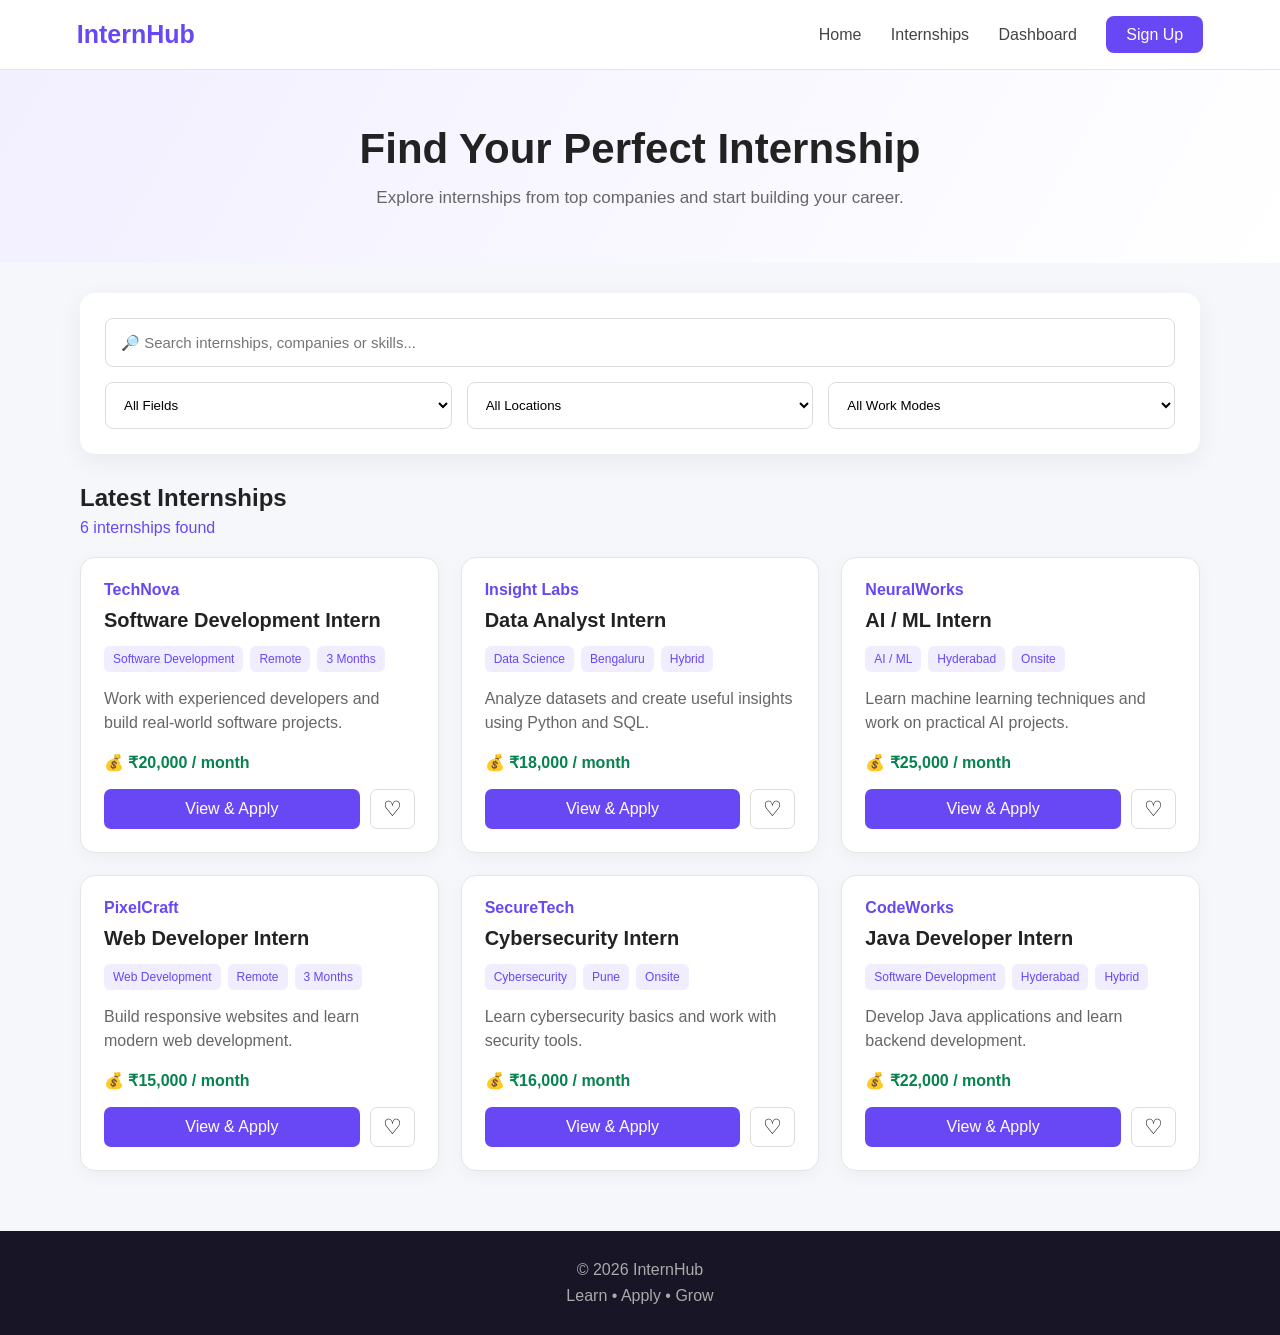
<file: internships.html>
<!DOCTYPE html>
<html lang="en">

<head>

    <meta charset="UTF-8">

    <meta name="viewport" content="width=device-width, initial-scale=1.0">

    <title>Internships - InternHub</title>

    <style>

        * {
            margin: 0;
            padding: 0;
            box-sizing: border-box;
        }

        body {
            font-family: Arial, sans-serif;
            background: #f6f7fb;
            color: #222;
        }

        /* NAVBAR */

        nav {
            min-height: 70px;
            background: white;
            display: flex;
            align-items: center;
            justify-content: space-between;
            padding: 0 6%;
            border-bottom: 1px solid #e5e5e5;
        }

        .logo {
            font-size: 25px;
            font-weight: bold;
            color: #6847f5;
        }

        nav a {
            text-decoration: none;
            color: #444;
            margin-left: 25px;
        }

        nav a:hover {
            color: #6847f5;
        }

        .signup {
            background: #6847f5;
            color: white !important;
            padding: 10px 20px;
            border-radius: 8px;
        }

        /* HERO */

        .hero {
            text-align: center;
            padding: 55px 20px;
            background: linear-gradient(
                120deg,
                #f2efff,
                #ffffff
            );
        }

        .hero h1 {
            font-size: 42px;
            margin-bottom: 15px;
        }

        .hero p {
            color: #666;
            font-size: 17px;
        }

        /* CONTAINER */

        .container {
            width: 1120px;
            max-width: 92%;
            margin: 30px auto;
        }

        /* FILTER BOX */

        .filter-box {
            background: white;
            padding: 25px;
            border-radius: 15px;
            box-shadow: 0 7px 25px rgba(0, 0, 0, 0.06);
            margin-bottom: 30px;
        }

        .search {
            width: 100%;
            padding: 15px;
            border: 1px solid #ddd;
            border-radius: 8px;
            font-size: 15px;
            margin-bottom: 15px;
        }

        .filters {
            display: grid;
            grid-template-columns: repeat(3, 1fr);
            gap: 15px;
        }

        select {
            width: 100%;
            padding: 14px;
            border: 1px solid #ddd;
            border-radius: 8px;
            background: white;
        }

        /* RESULT */

        .result-title {
            margin-bottom: 20px;
        }

        #resultCount {
            color: #6847f5;
            margin-top: 7px;
        }

        /* GRID */

        .internship-grid {
            display: grid;
            grid-template-columns: repeat(3, 1fr);
            gap: 22px;
        }

        /* CARD */

        .internship-card {
            background: white;
            padding: 23px;
            border-radius: 15px;
            border: 1px solid #e5e5e5;
            box-shadow: 0 5px 18px rgba(0, 0, 0, 0.04);
            position: relative;
        }

        .company {
            color: #6847f5;
            font-weight: bold;
            margin-bottom: 10px;
        }

        .internship-card h3 {
            margin-bottom: 14px;
            font-size: 20px;
        }

        .tags {
            display: flex;
            flex-wrap: wrap;
            gap: 7px;
            margin-bottom: 15px;
        }

        .tag {
            background: #f0edff;
            color: #6847f5;
            padding: 6px 9px;
            border-radius: 6px;
            font-size: 12px;
        }

        .description {
            color: #666;
            line-height: 1.5;
            margin-bottom: 18px;
        }

        .salary {
            color: #07834f;
            font-weight: bold;
            margin-bottom: 17px;
        }

        /* BUTTONS */

        .card-buttons {
            display: flex;
            gap: 10px;
        }

        .view-btn {
            flex: 1;
            text-align: center;
            text-decoration: none;
            background: #6847f5;
            color: white;
            padding: 11px;
            border-radius: 7px;
            border: none;
            cursor: pointer;
        }

        .save-btn {
            width: 45px;
            border: 1px solid #ddd;
            background: white;
            border-radius: 7px;
            cursor: pointer;
            font-size: 21px;
        }

        .save-btn.saved {
            color: #ff3b72;
            background: #fff0f5;
        }

        .save-btn:hover {
            border-color: #6847f5;
        }

        /* NO RESULTS */

        #noResults {
            display: none;
            text-align: center;
            padding: 40px;
            color: #777;
            background: white;
            border-radius: 12px;
        }

        /* FOOTER */

        footer {
            margin-top: 60px;
            padding: 30px;
            text-align: center;
            background: #181526;
            color: #aaa;
        }

        /* MOBILE */

        @media (max-width: 900px) {

            .internship-grid {
                grid-template-columns: repeat(2, 1fr);
            }

            .filters {
                grid-template-columns: 1fr;
            }

        }

        @media (max-width: 600px) {

            nav {
                padding: 15px 5%;
                flex-wrap: wrap;
                gap: 12px;
            }

            nav div:last-child {
                width: 100%;
                display: flex;
                justify-content: center;
                flex-wrap: wrap;
                gap: 12px;
            }

            nav a {
                margin-left: 5px;
                font-size: 13px;
            }

            .hero {
                padding: 40px 15px;
            }

            .hero h1 {
                font-size: 30px;
            }

            .internship-grid {
                grid-template-columns: 1fr;
            }

            .container {
                max-width: 94%;
            }

            .card-buttons {
                flex-direction: row;
            }

        }

    </style>

</head>


<body>


    <!-- NAVBAR -->

    <nav>

        <div class="logo">
            InternHub
        </div>

        <div>

            <a href="index.html">
                Home
            </a>

            <a href="internships.html">
                Internships
            </a>

            <a href="dashboard.html">
                Dashboard
            </a>

            <a
                href="signup.html"
                class="signup"
            >
                Sign Up
            </a>

        </div>

    </nav>


    <!-- HERO -->

    <section class="hero">

        <h1>
            Find Your Perfect Internship
        </h1>

        <p>
            Explore internships from top companies and start building your career.
        </p>

    </section>


    <!-- MAIN -->

    <main class="container">


        <!-- FILTERS -->

        <div class="filter-box">

            <input
                type="text"
                id="searchInput"
                class="search"
                placeholder="🔎 Search internships, companies or skills..."
            >

            <div class="filters">

                <select id="fieldFilter">

                    <option value="">
                        All Fields
                    </option>

                    <option value="Software Development">
                        Software Development
                    </option>

                    <option value="Data Science">
                        Data Science
                    </option>

                    <option value="AI / ML">
                        AI / ML
                    </option>

                    <option value="Web Development">
                        Web Development
                    </option>

                    <option value="Cybersecurity">
                        Cybersecurity
                    </option>

                </select>


                <select id="locationFilter">

                    <option value="">
                        All Locations
                    </option>

                    <option value="Remote">
                        Remote
                    </option>

                    <option value="Hyderabad">
                        Hyderabad
                    </option>

                    <option value="Bengaluru">
                        Bengaluru
                    </option>

                    <option value="Pune">
                        Pune
                    </option>

                </select>


                <select id="modeFilter">

                    <option value="">
                        All Work Modes
                    </option>

                    <option value="Remote">
                        Remote
                    </option>

                    <option value="Hybrid">
                        Hybrid
                    </option>

                    <option value="Onsite">
                        Onsite
                    </option>

                </select>

            </div>

        </div>


        <!-- RESULT -->

        <div class="result-title">

            <h2>
                Latest Internships
            </h2>

            <p id="resultCount">
                6 internships found
            </p>

        </div>


        <!-- INTERNSHIPS -->

        <div
            class="internship-grid"
            id="internshipGrid"
        >


            <!-- 1 -->

            <div
                class="internship-card"
                data-field="Software Development"
                data-location="Remote"
                data-mode="Remote"
                data-title="Software Development Intern"
                data-company="TechNova"
                data-pay="₹20,000 / month"
                data-duration="3 months"
                data-skills="Java • SQL • Git"
            >

                <div class="company">
                    TechNova
                </div>

                <h3>
                    Software Development Intern
                </h3>

                <div class="tags">

                    <span class="tag">
                        Software Development
                    </span>

                    <span class="tag">
                        Remote
                    </span>

                    <span class="tag">
                        3 Months
                    </span>

                </div>

                <p class="description">
                    Work with experienced developers and build real-world software projects.
                </p>

                <div class="salary">
                    💰 ₹20,000 / month
                </div>

                <div class="card-buttons">

                    <a
                        href="internship-details.html"
                        class="view-btn"
                        onclick="selectInternship(this)"
                    >
                        View & Apply
                    </a>

                    <button
                        class="save-btn"
                        onclick="saveInternship(this)"
                        title="Save Internship"
                    >
                        ♡
                    </button>

                </div>

            </div>


            <!-- 2 -->

            <div
                class="internship-card"
                data-field="Data Science"
                data-location="Bengaluru"
                data-mode="Hybrid"
                data-title="Data Analyst Intern"
                data-company="Insight Labs"
                data-pay="₹18,000 / month"
                data-duration="3 months"
                data-skills="Python • Excel • SQL"
            >

                <div class="company">
                    Insight Labs
                </div>

                <h3>
                    Data Analyst Intern
                </h3>

                <div class="tags">

                    <span class="tag">
                        Data Science
                    </span>

                    <span class="tag">
                        Bengaluru
                    </span>

                    <span class="tag">
                        Hybrid
                    </span>

                </div>

                <p class="description">
                    Analyze datasets and create useful insights using Python and SQL.
                </p>

                <div class="salary">
                    💰 ₹18,000 / month
                </div>

                <div class="card-buttons">

                    <a
                        href="internship-details.html"
                        class="view-btn"
                        onclick="selectInternship(this)"
                    >
                        View & Apply
                    </a>

                    <button
                        class="save-btn"
                        onclick="saveInternship(this)"
                    >
                        ♡
                    </button>

                </div>

            </div>


            <!-- 3 -->

            <div
                class="internship-card"
                data-field="AI / ML"
                data-location="Hyderabad"
                data-mode="Onsite"
                data-title="AI / ML Intern"
                data-company="NeuralWorks"
                data-pay="₹25,000 / month"
                data-duration="6 months"
                data-skills="Python • Machine Learning • AI"
            >

                <div class="company">
                    NeuralWorks
                </div>

                <h3>
                    AI / ML Intern
                </h3>

                <div class="tags">

                    <span class="tag">
                        AI / ML
                    </span>

                    <span class="tag">
                        Hyderabad
                    </span>

                    <span class="tag">
                        Onsite
                    </span>

                </div>

                <p class="description">
                    Learn machine learning techniques and work on practical AI projects.
                </p>

                <div class="salary">
                    💰 ₹25,000 / month
                </div>

                <div class="card-buttons">

                    <a
                        href="internship-details.html"
                        class="view-btn"
                        onclick="selectInternship(this)"
                    >
                        View & Apply
                    </a>

                    <button
                        class="save-btn"
                        onclick="saveInternship(this)"
                    >
                        ♡
                    </button>

                </div>

            </div>


            <!-- 4 -->

            <div
                class="internship-card"
                data-field="Web Development"
                data-location="Remote"
                data-mode="Remote"
                data-title="Web Developer Intern"
                data-company="PixelCraft"
                data-pay="₹15,000 / month"
                data-duration="3 months"
                data-skills="HTML • CSS • JavaScript"
            >

                <div class="company">
                    PixelCraft
                </div>

                <h3>
                    Web Developer Intern
                </h3>

                <div class="tags">

                    <span class="tag">
                        Web Development
                    </span>

                    <span class="tag">
                        Remote
                    </span>

                    <span class="tag">
                        3 Months
                    </span>

                </div>

                <p class="description">
                    Build responsive websites and learn modern web development.
                </p>

                <div class="salary">
                    💰 ₹15,000 / month
                </div>

                <div class="card-buttons">

                    <a
                        href="internship-details.html"
                        class="view-btn"
                        onclick="selectInternship(this)"
                    >
                        View & Apply
                    </a>

                    <button
                        class="save-btn"
                        onclick="saveInternship(this)"
                    >
                        ♡
                    </button>

                </div>

            </div>


            <!-- 5 -->

            <div
                class="internship-card"
                data-field="Cybersecurity"
                data-location="Pune"
                data-mode="Onsite"
                data-title="Cybersecurity Intern"
                data-company="SecureTech"
                data-pay="₹16,000 / month"
                data-duration="4 months"
                data-skills="Networking • Linux • Security"
            >

                <div class="company">
                    SecureTech
                </div>

                <h3>
                    Cybersecurity Intern
                </h3>

                <div class="tags">

                    <span class="tag">
                        Cybersecurity
                    </span>

                    <span class="tag">
                        Pune
                    </span>

                    <span class="tag">
                        Onsite
                    </span>

                </div>

                <p class="description">
                    Learn cybersecurity basics and work with security tools.
                </p>

                <div class="salary">
                    💰 ₹16,000 / month
                </div>

                <div class="card-buttons">

                    <a
                        href="internship-details.html"
                        class="view-btn"
                        onclick="selectInternship(this)"
                    >
                        View & Apply
                    </a>

                    <button
                        class="save-btn"
                        onclick="saveInternship(this)"
                    >
                        ♡
                    </button>

                </div>

            </div>


            <!-- 6 -->

            <div
                class="internship-card"
                data-field="Software Development"
                data-location="Hyderabad"
                data-mode="Hybrid"
                data-title="Java Developer Intern"
                data-company="CodeWorks"
                data-pay="₹22,000 / month"
                data-duration="4 months"
                data-skills="Java • Spring Boot • SQL"
            >

                <div class="company">
                    CodeWorks
                </div>

                <h3>
                    Java Developer Intern
                </h3>

                <div class="tags">

                    <span class="tag">
                        Software Development
                    </span>

                    <span class="tag">
                        Hyderabad
                    </span>

                    <span class="tag">
                        Hybrid
                    </span>

                </div>

                <p class="description">
                    Develop Java applications and learn backend development.
                </p>

                <div class="salary">
                    💰 ₹22,000 / month
                </div>

                <div class="card-buttons">

                    <a
                        href="internship-details.html"
                        class="view-btn"
                        onclick="selectInternship(this)"
                    >
                        View & Apply
                    </a>

                    <button
                        class="save-btn"
                        onclick="saveInternship(this)"
                    >
                        ♡
                    </button>

                </div>

            </div>


        </div>


        <!-- NO RESULTS -->

        <div id="noResults">

            <h3>
                No internships found
            </h3>

            <p style="margin-top:8px;">
                Try changing your search or filters.
            </p>

        </div>


    </main>


    <!-- FOOTER -->

    <footer>

        <p>
            © 2026 InternHub
        </p>

        <p style="margin-top:8px;">
            Learn • Apply • Grow
        </p>

    </footer>


    <script>


        /* =========================
           SEARCH + FILTER
           ========================= */

        function filterInternships() {

            let searchText =
                document
                    .getElementById("searchInput")
                    .value
                    .toLowerCase()
                    .trim();


            let selectedField =
                document
                    .getElementById("fieldFilter")
                    .value;


            let selectedLocation =
                document
                    .getElementById("locationFilter")
                    .value;


            let selectedMode =
                document
                    .getElementById("modeFilter")
                    .value;


            let cards =
                document.querySelectorAll(
                    ".internship-card"
                );


            let visibleCount = 0;


            cards.forEach(
                function(card) {

                    let title =
                        card.dataset.title
                            .toLowerCase();

                    let company =
                        card.dataset.company
                            .toLowerCase();

                    let field =
                        card.dataset.field;

                    let location =
                        card.dataset.location;

                    let mode =
                        card.dataset.mode;


                    let matchesSearch =
                        title.includes(searchText) ||
                        company.includes(searchText) ||
                        card.textContent
                            .toLowerCase()
                            .includes(searchText);


                    let matchesField =
                        selectedField === "" ||
                        field === selectedField;


                    let matchesLocation =
                        selectedLocation === "" ||
                        location === selectedLocation;


                    let matchesMode =
                        selectedMode === "" ||
                        mode === selectedMode;


                    if (
                        matchesSearch &&
                        matchesField &&
                        matchesLocation &&
                        matchesMode
                    ) {

                        card.style.display =
                            "block";

                        visibleCount++;

                    } else {

                        card.style.display =
                            "none";

                    }

                }
            );


            document.getElementById(
                "resultCount"
            ).textContent =
                visibleCount +
                " internships found";


            document.getElementById(
                "noResults"
            ).style.display =
                visibleCount === 0
                    ? "block"
                    : "none";

        }


        /* =========================
           SELECT INTERNSHIP
           ========================= */

        function selectInternship(button) {

            let card =
                button.closest(
                    ".internship-card"
                );


            let internship = {

                title:
                    card.dataset.title,

                company:
                    card.dataset.company,

                field:
                    card.dataset.field,

                location:
                    card.dataset.location,

                mode:
                    card.dataset.mode,

                pay:
                    card.dataset.pay,

                duration:
                    card.dataset.duration,

                skills:
                    card.dataset.skills

            };


            localStorage.setItem(
                "selectedInternship",
                JSON.stringify(
                    internship
                )
            );

        }


        /* =========================
           SAVE INTERNSHIP
           ========================= */

        function saveInternship(button) {

            let card =
                button.closest(
                    ".internship-card"
                );


            let internship = {

                title:
                    card.dataset.title,

                company:
                    card.dataset.company,

                field:
                    card.dataset.field,

                location:
                    card.dataset.location,

                mode:
                    card.dataset.mode,

                pay:
                    card.dataset.pay,

                duration:
                    card.dataset.duration,

                skills:
                    card.dataset.skills

            };


            let saved =
                JSON.parse(
                    localStorage.getItem(
                        "savedInternships"
                    ) || "[]"
                );


            let alreadySaved =
                saved.some(
                    function(item) {

                        return item.title ===
                            internship.title &&
                            item.company ===
                            internship.company;

                    }
                );


            if (alreadySaved) {

                /* REMOVE */

                saved =
                    saved.filter(
                        function(item) {

                            return !(
                                item.title ===
                                internship.title &&
                                item.company ===
                                internship.company
                            );

                        }
                    );


                button.textContent = "♡";

                button.classList.remove(
                    "saved"
                );

            } else {

                /* SAVE */

                saved.push(
                    internship
                );


                button.textContent = "♥";

                button.classList.add(
                    "saved"
                );

            }


            localStorage.setItem(
                "savedInternships",
                JSON.stringify(
                    saved
                )
            );


            /* UPDATE DASHBOARD COUNT */

            console.log(
                "Saved internships:",
                saved.length
            );

        }


        /* =========================
           LOAD SAVED STATE
           ========================= */

        function loadSavedState() {

            let saved =
                JSON.parse(
                    localStorage.getItem(
                        "savedInternships"
                    ) || "[]"
                );


            document
                .querySelectorAll(
                    ".internship-card"
                )
                .forEach(
                    function(card) {

                        let title =
                            card.dataset.title;

                        let company =
                            card.dataset.company;


                        let isSaved =
                            saved.some(
                                function(item) {

                                    return (
                                        item.title === title &&
                                        item.company === company
                                    );

                                }
                            );


                        let button =
                            card.querySelector(
                                ".save-btn"
                            );


                        if (isSaved) {

                            button.textContent =
                                "♥";

                            button.classList.add(
                                "saved"
                            );

                        }

                    }
                );

        }


        /* =========================
           EVENT LISTENERS
           ========================= */

        document
            .getElementById(
                "searchInput"
            )
            .addEventListener(
                "input",
                filterInternships
            );


        document
            .getElementById(
                "fieldFilter"
            )
            .addEventListener(
                "change",
                filterInternships
            );


        document
            .getElementById(
                "locationFilter"
            )
            .addEventListener(
                "change",
                filterInternships
            );


        document
            .getElementById(
                "modeFilter"
            )
            .addEventListener(
                "change",
                filterInternships
            );


        /* START */

        loadSavedState();

        filterInternships();


    </script>


</body>

</html>
</file>
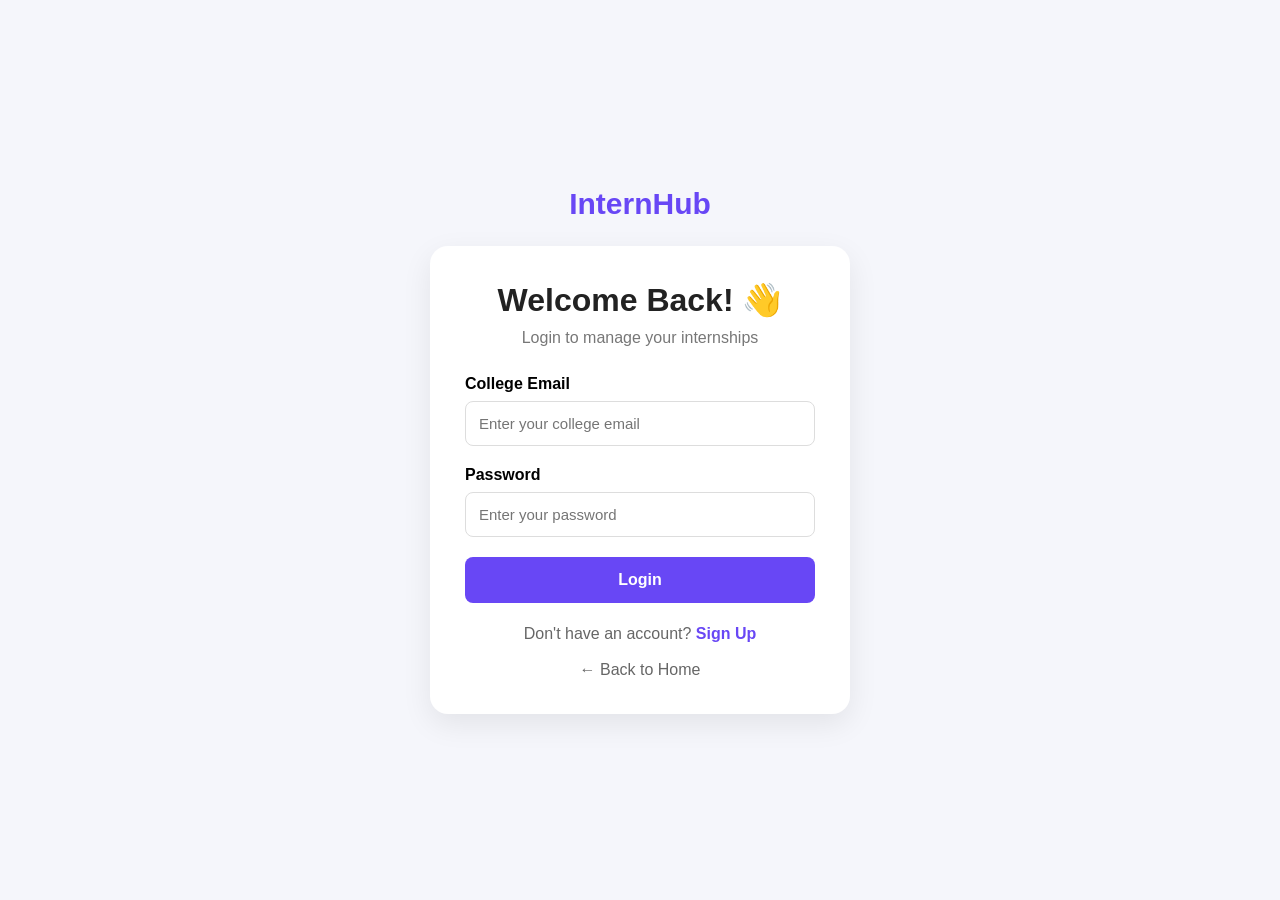
<file: login.html>
<!DOCTYPE html>
<html lang="en">

<head>
    <meta charset="UTF-8">
    <meta name="viewport" content="width=device-width, initial-scale=1.0">

    <title>Login - InternHub</title>

    <style>

        * {
            margin: 0;
            padding: 0;
            box-sizing: border-box;
        }

        body {
            font-family: Arial, sans-serif;
            background: #f5f6fb;
            min-height: 100vh;

            display: flex;
            align-items: center;
            justify-content: center;
        }

        .login-container {
            width: 420px;
            max-width: 92%;
        }

        .logo {
            text-align: center;
            color: #6847f5;
            font-size: 30px;
            font-weight: bold;
            margin-bottom: 25px;
        }

        .login-card {
            background: white;
            padding: 35px;
            border-radius: 18px;

            box-shadow:
                0 10px 30px rgba(0, 0, 0, 0.08);
        }

        h1 {
            text-align: center;
            margin-bottom: 10px;
            color: #222;
        }

        .subtitle {
            text-align: center;
            color: #777;
            margin-bottom: 28px;
        }

        .form-group {
            margin-bottom: 20px;
        }

        label {
            display: block;
            font-weight: bold;
            margin-bottom: 8px;
        }

        input {
            width: 100%;
            padding: 13px;

            border: 1px solid #ddd;
            border-radius: 8px;

            font-size: 15px;
            outline: none;
        }

        input:focus {
            border-color: #6847f5;
        }

        .login-btn {
            width: 100%;
            padding: 14px;

            border: none;
            border-radius: 8px;

            background: #6847f5;
            color: white;

            font-size: 16px;
            font-weight: bold;

            cursor: pointer;
        }

        .login-btn:hover {
            background: #5635e8;
        }

        .message {
            display: none;

            padding: 12px;
            margin-bottom: 18px;

            border-radius: 8px;

            text-align: center;
            font-size: 14px;
        }

        .error {
            background: #ffe8e8;
            color: #c62828;
        }

        .success {
            background: #e8f8ed;
            color: #188038;
        }

        .signup-text {
            text-align: center;
            margin-top: 22px;
            color: #666;
        }

        .signup-text a {
            color: #6847f5;
            text-decoration: none;
            font-weight: bold;
        }

        .home-link {
            display: block;
            text-align: center;
            margin-top: 18px;

            color: #666;
            text-decoration: none;
        }

        @media (max-width: 500px) {

            .login-card {
                padding: 25px;
            }

            .logo {
                font-size: 26px;
            }

            h1 {
                font-size: 25px;
            }

        }

    </style>

</head>


<body>


    <div class="login-container">

        <div class="logo">
            InternHub
        </div>


        <div class="login-card">

            <h1>
                Welcome Back! 👋
            </h1>

            <p class="subtitle">
                Login to manage your internships
            </p>


            <div
                id="message"
                class="message"
            ></div>


            <form id="loginForm">


                <div class="form-group">

                    <label for="email">
                        College Email
                    </label>

                    <input
                        type="email"
                        id="email"
                        placeholder="Enter your college email"
                        required
                    >

                </div>


                <div class="form-group">

                    <label for="password">
                        Password
                    </label>

                    <input
                        type="password"
                        id="password"
                        placeholder="Enter your password"
                        required
                    >

                </div>


                <button
                    type="submit"
                    class="login-btn"
                >
                    Login
                </button>


            </form>


            <p class="signup-text">

                Don't have an account?

                <a href="signup.html">
                    Sign Up
                </a>

            </p>


            <a
                href="index.html"
                class="home-link"
            >
                ← Back to Home
            </a>

        </div>

    </div>



    <script>

        const loginForm =
            document.getElementById("loginForm");

        const message =
            document.getElementById("message");


        loginForm.addEventListener(
            "submit",
            function(event) {

                event.preventDefault();


                const email =
                    document.getElementById("email")
                    .value
                    .trim();


                const password =
                    document.getElementById("password")
                    .value;


                /*
                 * Check whether the student
                 * has created an account.
                 */

                const savedEmail =
                    localStorage.getItem(
                        "studentEmail"
                    );


                const savedPassword =
                    localStorage.getItem(
                        "studentPassword"
                    );


                /*
                 * No account found
                 */

                if (!savedEmail) {

                    showMessage(
                        "No account found. Please sign up first.",
                        "error"
                    );

                    return;

                }


                /*
                 * Check email and password
                 */

                if (
                    email === savedEmail &&
                    password === savedPassword
                ) {

                    showMessage(
                        "Login successful! Redirecting...",
                        "success"
                    );


                    setTimeout(
                        function() {

                            window.location.href =
                                "dashboard.html";

                        },
                        1000
                    );


                } else {

                    showMessage(
                        "Incorrect email or password.",
                        "error"
                    );

                }

            }
        );


        function showMessage(
            text,
            type
        ) {

            message.textContent = text;

            message.className =
                "message " + type;

            message.style.display =
                "block";

        }

    </script>


</body>

</html>
</file>
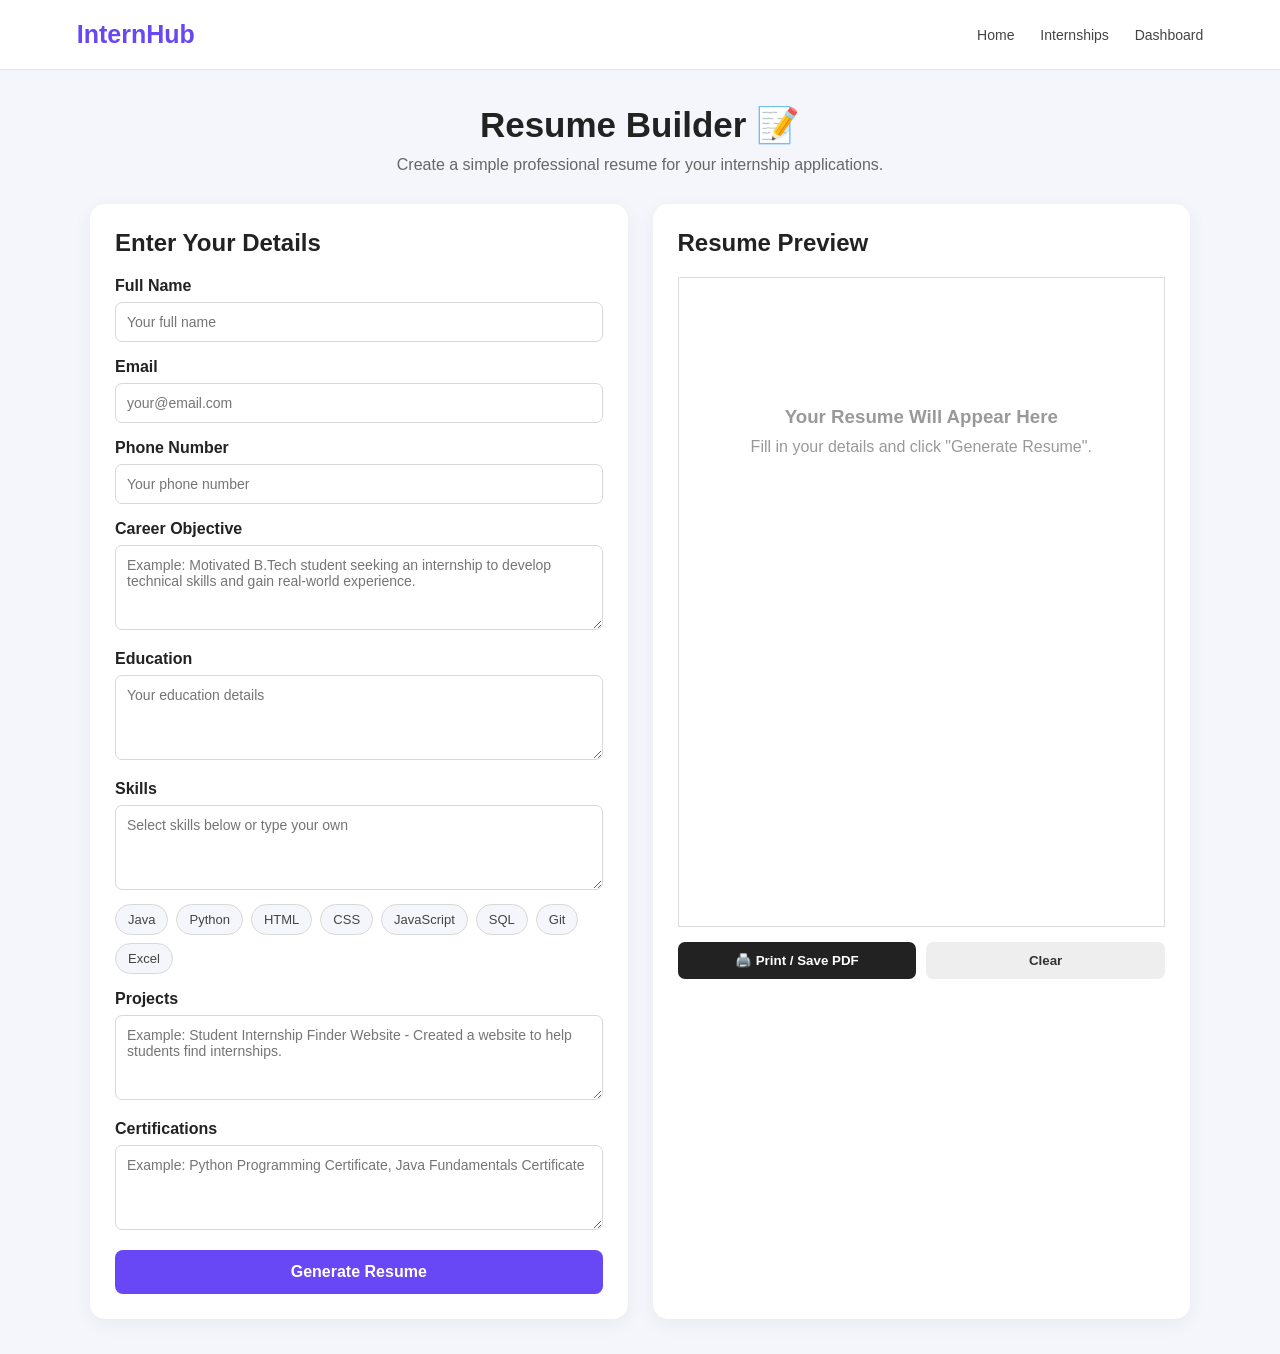
<file: resume.html>
<!DOCTYPE html>
<html lang="en">

<head>

    <meta charset="UTF-8">

    <meta name="viewport" content="width=device-width, initial-scale=1.0">

    <title>Resume Builder - InternHub</title>

    <style>

        * {
            margin: 0;
            padding: 0;
            box-sizing: border-box;
        }

        body {
            font-family: Arial, sans-serif;
            background: #f5f6fb;
            color: #222;
        }

        /* =========================
           NAVBAR
        ========================= */

        nav {
            min-height: 70px;
            background: white;
            border-bottom: 1px solid #e5e5e5;

            display: flex;
            align-items: center;
            justify-content: space-between;

            padding: 0 6%;
        }

        .logo {
            color: #6847f5;
            font-size: 25px;
            font-weight: bold;
        }

        nav a {
            text-decoration: none;
            color: #444;
            margin-left: 22px;
            font-size: 14px;
        }

        nav a:hover {
            color: #6847f5;
        }


        /* =========================
           MAIN
        ========================= */

        .container {
            width: 1100px;
            max-width: 92%;
            margin: 35px auto;
        }

        .heading {
            text-align: center;
            margin-bottom: 30px;
        }

        .heading h1 {
            font-size: 35px;
            margin-bottom: 10px;
        }

        .heading p {
            color: #666;
        }


        /* =========================
           BUILDER
        ========================= */

        .builder {
            display: grid;
            grid-template-columns: 1fr 1fr;
            gap: 25px;
        }

        .form-card,
        .preview-card {
            background: white;
            padding: 25px;
            border-radius: 15px;

            box-shadow:
                0 5px 20px rgba(0, 0, 0, 0.05);
        }

        .form-card h2,
        .preview-card h2 {
            margin-bottom: 20px;
        }


        /* =========================
           FORM
        ========================= */

        .form-group {
            margin-bottom: 16px;
        }

        label {
            display: block;
            font-weight: bold;
            margin-bottom: 7px;
        }

        input,
        textarea {
            width: 100%;
            padding: 11px;

            border: 1px solid #d8d8d8;
            border-radius: 7px;

            font-size: 14px;
            font-family: Arial, sans-serif;
        }

        textarea {
            min-height: 85px;
            resize: vertical;
        }

        input:focus,
        textarea:focus {
            outline: none;
            border-color: #6847f5;
        }


        /* =========================
           SKILL SUGGESTIONS
        ========================= */

        .skill-suggestions {
            display: flex;
            flex-wrap: wrap;
            gap: 8px;
            margin-top: 10px;
        }

        .skill-suggestions button {
            border: 1px solid #d8d8d8;
            background: #f5f6fb;
            color: #444;

            padding: 7px 12px;

            border-radius: 20px;

            cursor: pointer;

            font-size: 13px;
        }

        .skill-suggestions button:hover {
            background: #6847f5;
            color: white;
            border-color: #6847f5;
        }


        /* =========================
           GENERATE BUTTON
        ========================= */

        .generate-btn {
            width: 100%;
            padding: 13px;

            border: none;
            border-radius: 8px;

            background: #6847f5;
            color: white;

            font-size: 16px;
            font-weight: bold;

            cursor: pointer;
        }

        .generate-btn:hover {
            background: #5635e8;
        }


        /* =========================
           RESUME PREVIEW
        ========================= */

        .resume {
            border: 1px solid #ddd;
            padding: 28px;
            min-height: 650px;
            background: white;
        }

        .resume-header {
            text-align: center;

            border-bottom: 2px solid #6847f5;

            padding-bottom: 15px;
            margin-bottom: 20px;
        }

        .resume-header h1 {
            font-size: 28px;
            margin-bottom: 7px;
        }

        .contact {
            color: #666;
            font-size: 13px;
            line-height: 1.6;
        }

        .resume-section {
            margin-bottom: 20px;
        }

        .resume-section h3 {
            color: #6847f5;

            border-bottom: 1px solid #ddd;

            padding-bottom: 5px;
            margin-bottom: 9px;

            font-size: 17px;
        }

        .resume-section p {
            color: #444;
            line-height: 1.6;
            white-space: pre-line;
        }

        .empty-resume {
            text-align: center;
            color: #999;
            padding: 100px 20px;
        }


        /* =========================
           ACTION BUTTONS
        ========================= */

        .actions {
            display: flex;
            gap: 10px;
            margin-top: 15px;
        }

        .action-btn {
            flex: 1;

            padding: 11px;

            border: none;
            border-radius: 7px;

            cursor: pointer;

            font-weight: bold;
        }

        .print-btn {
            background: #222;
            color: white;
        }

        .clear-btn {
            background: #eee;
            color: #333;
        }


        /* =========================
           MOBILE
        ========================= */

        @media (max-width: 800px) {

            .builder {
                grid-template-columns: 1fr;
            }

            nav {
                padding: 15px 5%;
                flex-wrap: wrap;
                gap: 10px;
            }

            nav div:last-child {
                width: 100%;

                display: flex;
                justify-content: center;

                flex-wrap: wrap;
                gap: 8px;
            }

            nav a {
                margin-left: 5px;
            }

        }


        @media (max-width: 500px) {

            .container {
                max-width: 94%;
            }

            .heading h1 {
                font-size: 28px;
            }

            .form-card,
            .preview-card {
                padding: 18px;
            }

            .resume {
                padding: 18px;
            }

            .resume-header h1 {
                font-size: 23px;
            }

        }


        /* =========================
           PRINT
        ========================= */

        @media print {

            body {
                background: white;
            }

            nav,
            .heading,
            .form-card,
            .preview-card > h2,
            .actions {
                display: none !important;
            }

            .container {
                width: 100%;
                max-width: 100%;
                margin: 0;
            }

            .builder {
                display: block;
            }

            .preview-card {
                box-shadow: none;
                padding: 0;
            }

            .resume {
                border: none;
                padding: 30px;
            }

        }

    </style>

</head>


<body>


    <!-- =========================
         NAVBAR
    ========================= -->

    <nav>

        <div class="logo">
            InternHub
        </div>

        <div>

            <a href="index.html">
                Home
            </a>

            <a href="internships.html">
                Internships
            </a>

            <a href="dashboard.html">
                Dashboard
            </a>

        </div>

    </nav>


    <!-- =========================
         MAIN
    ========================= -->

    <main class="container">


        <div class="heading">

            <h1>
                Resume Builder 📝
            </h1>

            <p>
                Create a simple professional resume for your internship applications.
            </p>

        </div>


        <div class="builder">


            <!-- =========================
                 FORM
            ========================= -->

            <div class="form-card">

                <h2>
                    Enter Your Details
                </h2>


                <!-- NAME -->

                <div class="form-group">

                    <label>
                        Full Name
                    </label>

                    <input
                        type="text"
                        id="name"
                        placeholder="Your full name"
                    >

                </div>


                <!-- EMAIL -->

                <div class="form-group">

                    <label>
                        Email
                    </label>

                    <input
                        type="email"
                        id="email"
                        placeholder="your@email.com"
                    >

                </div>


                <!-- PHONE -->

                <div class="form-group">

                    <label>
                        Phone Number
                    </label>

                    <input
                        type="tel"
                        id="phone"
                        placeholder="Your phone number"
                    >

                </div>


                <!-- OBJECTIVE -->

                <div class="form-group">

                    <label>
                        Career Objective
                    </label>

                    <textarea
                        id="objective"
                        placeholder="Example: Motivated B.Tech student seeking an internship to develop technical skills and gain real-world experience."
                    ></textarea>

                </div>


                <!-- EDUCATION -->

                <div class="form-group">

                    <label>
                        Education
                    </label>

                    <textarea
                        id="education"
                        placeholder="Your education details"
                    ></textarea>

                </div>


                <!-- SKILLS -->

                <div class="form-group">

                    <label>
                        Skills
                    </label>

                    <textarea
                        id="skills"
                        placeholder="Select skills below or type your own"
                    ></textarea>


                    <div class="skill-suggestions">

                        <button
                            type="button"
                            onclick="addSkill('Java')"
                        >
                            Java
                        </button>

                        <button
                            type="button"
                            onclick="addSkill('Python')"
                        >
                            Python
                        </button>

                        <button
                            type="button"
                            onclick="addSkill('HTML')"
                        >
                            HTML
                        </button>

                        <button
                            type="button"
                            onclick="addSkill('CSS')"
                        >
                            CSS
                        </button>

                        <button
                            type="button"
                            onclick="addSkill('JavaScript')"
                        >
                            JavaScript
                        </button>

                        <button
                            type="button"
                            onclick="addSkill('SQL')"
                        >
                            SQL
                        </button>

                        <button
                            type="button"
                            onclick="addSkill('Git')"
                        >
                            Git
                        </button>

                        <button
                            type="button"
                            onclick="addSkill('Excel')"
                        >
                            Excel
                        </button>

                    </div>

                </div>


                <!-- PROJECTS -->

                <div class="form-group">

                    <label>
                        Projects
                    </label>

                    <textarea
                        id="projects"
                        placeholder="Example: Student Internship Finder Website - Created a website to help students find internships."
                    ></textarea>

                </div>


                <!-- CERTIFICATIONS -->

                <div class="form-group">

                    <label>
                        Certifications
                    </label>

                    <textarea
                        id="certifications"
                        placeholder="Example: Python Programming Certificate, Java Fundamentals Certificate"
                    ></textarea>

                </div>


                <!-- GENERATE -->

                <button
                    class="generate-btn"
                    onclick="generateResume()"
                >
                    Generate Resume
                </button>

            </div>


            <!-- =========================
                 PREVIEW
            ========================= -->

            <div class="preview-card">

                <h2>
                    Resume Preview
                </h2>


                <div
                    id="resume"
                    class="resume"
                >

                    <div class="empty-resume">

                        <h3>
                            Your Resume Will Appear Here
                        </h3>

                        <p style="margin-top:10px;">
                            Fill in your details and click
                            "Generate Resume".
                        </p>

                    </div>

                </div>


                <!-- ACTIONS -->

                <div class="actions">

                    <button
                        class="action-btn print-btn"
                        onclick="printResume()"
                    >
                        🖨️ Print / Save PDF
                    </button>

                    <button
                        class="action-btn clear-btn"
                        onclick="clearResume()"
                    >
                        Clear
                    </button>

                </div>

            </div>


        </div>

    </main>


    <script>


        /* =========================
           LOAD STUDENT DATA
        ========================= */

        document.getElementById("name").value =
            localStorage.getItem("studentName") || "";


        document.getElementById("email").value =
            localStorage.getItem("studentEmail") || "";


        /* =========================
           LOAD EDUCATION
        ========================= */

        let college =
            localStorage.getItem("studentCollege") || "";

        let course =
            localStorage.getItem("studentCourse") || "";

        let year =
            localStorage.getItem("studentYear") || "";


        if (college || course || year) {

            document.getElementById("education").value =
                course +
                (college ? " - " + college : "") +
                (year ? " - " + year : "");

        }


        /* =========================
           ADD SKILL
        ========================= */

        function addSkill(skill) {

            let skills =
                document.getElementById("skills");


            let current =
                skills.value
                    .split(",")
                    .map(function(item) {
                        return item.trim();
                    })
                    .filter(function(item) {
                        return item !== "";
                    });


            if (!current.includes(skill)) {

                current.push(skill);

            }


            skills.value =
                current.join(", ");

        }


        /* =========================
           GENERATE RESUME
        ========================= */

        function generateResume() {

            let name =
                document.getElementById("name").value.trim();


            let email =
                document.getElementById("email").value.trim();


            let phone =
                document.getElementById("phone").value.trim();


            let objective =
                document.getElementById("objective").value.trim();


            let education =
                document.getElementById("education").value.trim();


            let skills =
                document.getElementById("skills").value.trim();


            let projects =
                document.getElementById("projects").value.trim();


            let certifications =
                document.getElementById("certifications").value.trim();


            if (!name) {

                alert("Please enter your name.");

                return;

            }


            let resume =
                document.getElementById("resume");


            resume.innerHTML = `

                <div class="resume-header">

                    <h1>
                        ${escapeHTML(name)}
                    </h1>

                    <div class="contact">

                        ${escapeHTML(email)}

                        ${phone
                            ? " | " + escapeHTML(phone)
                            : ""
                        }

                    </div>

                </div>


                ${
                    objective
                    ?
                    `
                    <div class="resume-section">

                        <h3>
                            CAREER OBJECTIVE
                        </h3>

                        <p>
                            ${escapeHTML(objective)}
                        </p>

                    </div>
                    `
                    : ""
                }


                ${
                    education
                    ?
                    `
                    <div class="resume-section">

                        <h3>
                            EDUCATION
                        </h3>

                        <p>
                            ${escapeHTML(education)}
                        </p>

                    </div>
                    `
                    : ""
                }


                ${
                    skills
                    ?
                    `
                    <div class="resume-section">

                        <h3>
                            SKILLS
                        </h3>

                        <p>
                            ${escapeHTML(skills)}
                        </p>

                    </div>
                    `
                    : ""
                }


                ${
                    projects
                    ?
                    `
                    <div class="resume-section">

                        <h3>
                            PROJECTS
                        </h3>

                        <p>
                            ${escapeHTML(projects)}
                        </p>

                    </div>
                    `
                    : ""
                }


                ${
                    certifications
                    ?
                    `
                    <div class="resume-section">

                        <h3>
                            CERTIFICATIONS
                        </h3>

                        <p>
                            ${escapeHTML(certifications)}
                        </p>

                    </div>
                    `
                    : ""
                }

            `;


            /* =========================
               SAVE RESUME DATA
            ========================= */

            localStorage.setItem(
                "resumeName",
                name
            );

            localStorage.setItem(
                "resumeEmail",
                email
            );

            localStorage.setItem(
                "resumePhone",
                phone
            );

            localStorage.setItem(
                "resumeObjective",
                objective
            );

            localStorage.setItem(
                "resumeEducation",
                education
            );

            localStorage.setItem(
                "resumeSkills",
                skills
            );

            localStorage.setItem(
                "resumeProjects",
                projects
            );

            localStorage.setItem(
                "resumeCertifications",
                certifications
            );

        }


        /* =========================
           PRINT / SAVE PDF
        ========================= */

        function printResume() {

            let resume =
                document.getElementById("resume");


            if (
                resume.querySelector(".empty-resume")
            ) {

                alert(
                    "Please generate your resume first."
                );

                return;

            }


            window.print();

        }


        /* =========================
           CLEAR
        ========================= */

        function clearResume() {

            document.getElementById("phone").value = "";

            document.getElementById("objective").value = "";

            document.getElementById("skills").value = "";

            document.getElementById("projects").value = "";

            document.getElementById("certifications").value = "";


            /* Keep automatically loaded education */

            document.getElementById("resume").innerHTML = `

                <div class="empty-resume">

                    <h3>
                        Your Resume Will Appear Here
                    </h3>

                    <p style="margin-top:10px;">
                        Fill in your details and click
                        "Generate Resume".
                    </p>

                </div>

            `;

        }


        /* =========================
           SECURITY
        ========================= */

        function escapeHTML(text) {

            let div =
                document.createElement("div");


            div.textContent =
                text;


            return div.innerHTML;

        }

    </script>


</body>

</html>
</file>
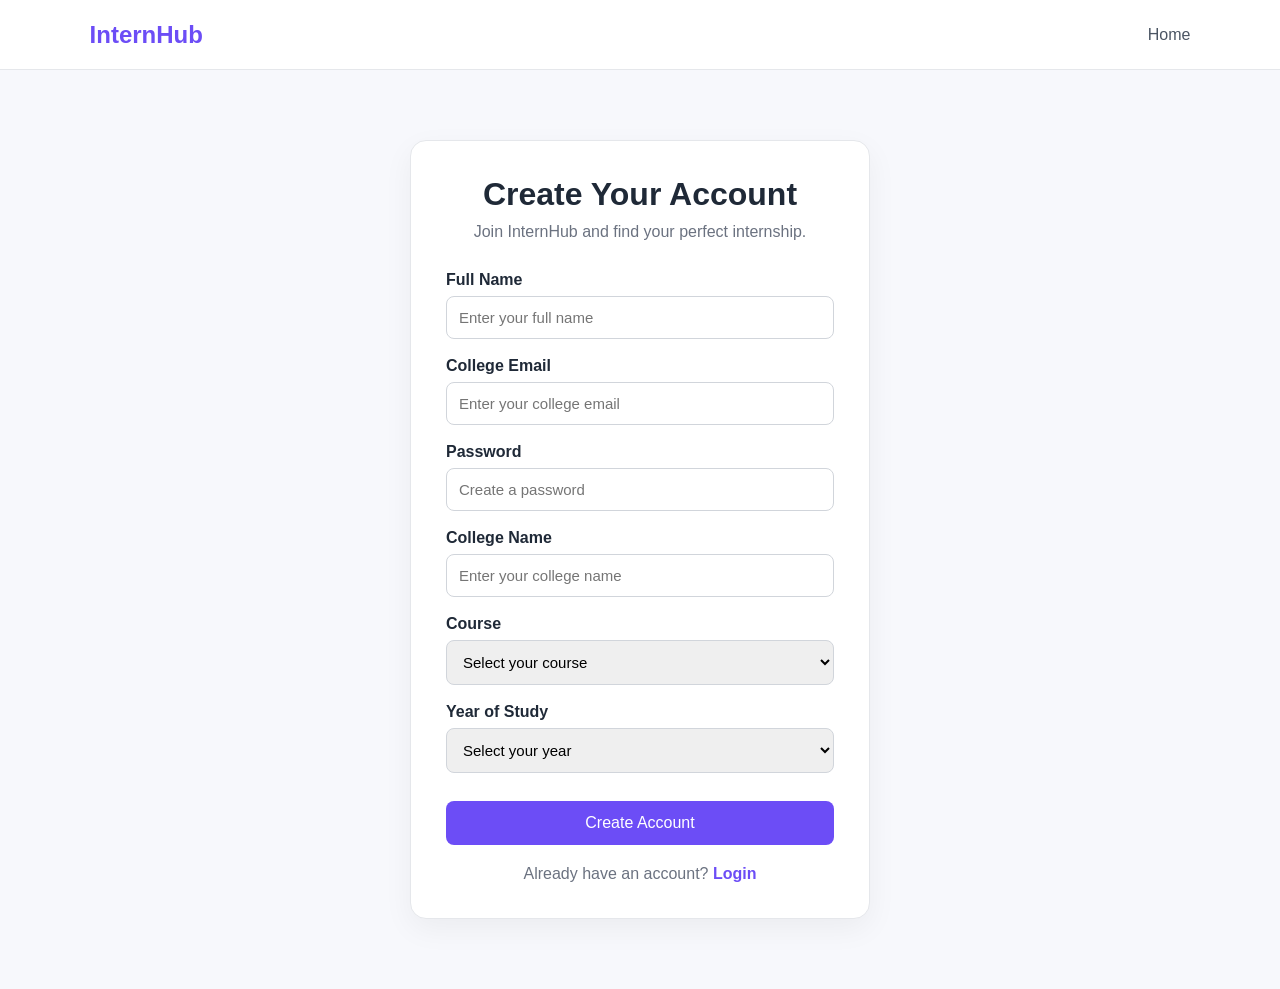
<file: signup.html>
<!DOCTYPE html>
<html lang="en">

<head>

    <meta charset="UTF-8">

    <meta name="viewport" content="width=device-width, initial-scale=1.0">

    <title>Sign Up - InternHub</title>

    <style>

        * {
            margin: 0;
            padding: 0;
            box-sizing: border-box;
        }

        body {
            font-family: Arial, sans-serif;
            background: #f7f8fc;
            color: #1f2937;
        }

        nav {
            height: 70px;
            background: white;
            display: flex;
            align-items: center;
            justify-content: space-between;
            padding: 0 7%;
            border-bottom: 1px solid #e5e7eb;
        }

        .logo {
            font-size: 24px;
            font-weight: bold;
            color: #6c4df6;
        }

        nav a {
            text-decoration: none;
            color: #4b5563;
        }

        .container {
            max-width: 500px;
            margin: 50px auto;
            padding: 20px;
        }

        .signup-card {
            background: white;
            padding: 35px;
            border-radius: 16px;
            border: 1px solid #e5e7eb;
            box-shadow: 0 10px 30px rgba(0, 0, 0, 0.05);
        }

        h1 {
            text-align: center;
            margin-bottom: 10px;
        }

        .subtitle {
            text-align: center;
            color: #6b7280;
            margin-bottom: 30px;
        }

        .form-group {
            margin-bottom: 18px;
        }

        label {
            display: block;
            margin-bottom: 7px;
            font-weight: bold;
        }

        input,
        select {
            width: 100%;
            padding: 12px;
            border: 1px solid #d1d5db;
            border-radius: 8px;
            font-size: 15px;
        }

        input:focus,
        select:focus {
            outline: none;
            border-color: #6c4df6;
        }

        .signup-button {
            width: 100%;
            padding: 13px;
            background: #6c4df6;
            color: white;
            border: none;
            border-radius: 8px;
            font-size: 16px;
            cursor: pointer;
            margin-top: 10px;
        }

        .signup-button:hover {
            background: #5635e8;
        }

        .message {
            display: none;
            margin-top: 20px;
            padding: 12px;
            background: #e8f8ef;
            color: #16803c;
            border-radius: 8px;
            text-align: center;
        }

        .login {
            text-align: center;
            margin-top: 20px;
            color: #6b7280;
        }

        .login a {
            color: #6c4df6;
            text-decoration: none;
            font-weight: bold;
        }

        @media (max-width: 600px) {

            nav {
                padding: 0 5%;
            }

            .container {
                margin: 25px auto;
                padding: 15px;
            }

            .signup-card {
                padding: 25px 20px;
            }

            h1 {
                font-size: 25px;
            }

        }

    </style>

</head>

<body>

    <nav>

        <div class="logo">
            InternHub
        </div>

        <a href="index.html">
            Home
        </a>

    </nav>


    <div class="container">

        <div class="signup-card">

            <h1>
                Create Your Account
            </h1>

            <p class="subtitle">
                Join InternHub and find your perfect internship.
            </p>


            <form id="signupForm">


                <div class="form-group">

                    <label for="name">
                        Full Name
                    </label>

                    <input
                        type="text"
                        id="name"
                        placeholder="Enter your full name"
                        required
                    >

                </div>


                <div class="form-group">

                    <label for="email">
                        College Email
                    </label>

                    <input
                        type="email"
                        id="email"
                        placeholder="Enter your college email"
                        required
                    >

                </div>


                <div class="form-group">

                    <label for="password">
                        Password
                    </label>

                    <input
                        type="password"
                        id="password"
                        placeholder="Create a password"
                        minlength="6"
                        required
                    >

                </div>


                <div class="form-group">

                    <label for="college">
                        College Name
                    </label>

                    <input
                        type="text"
                        id="college"
                        placeholder="Enter your college name"
                        required
                    >

                </div>


                <div class="form-group">

                    <label for="course">
                        Course
                    </label>

                    <select id="course" required>

                        <option value="">
                            Select your course
                        </option>

                        <option value="B.Tech">
                            B.Tech
                        </option>

                        <option value="B.E">
                            B.E
                        </option>

                        <option value="BCA">
                            BCA
                        </option>

                        <option value="B.Sc">
                            B.Sc
                        </option>

                        <option value="MCA">
                            MCA
                        </option>

                        <option value="M.Tech">
                            M.Tech
                        </option>

                        <option value="Other">
                            Other
                        </option>

                    </select>

                </div>


                <div class="form-group">

                    <label for="year">
                        Year of Study
                    </label>

                    <select id="year" required>

                        <option value="">
                            Select your year
                        </option>

                        <option value="1st Year">
                            1st Year
                        </option>

                        <option value="2nd Year">
                            2nd Year
                        </option>

                        <option value="3rd Year">
                            3rd Year
                        </option>

                        <option value="4th Year">
                            4th Year
                        </option>

                        <option value="Postgraduate">
                            Postgraduate
                        </option>

                    </select>

                </div>


                <button
                    type="submit"
                    class="signup-button"
                >
                    Create Account
                </button>

            </form>


            <div
                class="message"
                id="message"
            ></div>


            <p class="login">

                Already have an account?

                <a href="login.html">
                    Login
                </a>

            </p>

        </div>

    </div>


    <script>

        document
            .getElementById("signupForm")
            .addEventListener(
                "submit",
                function(event) {

                    event.preventDefault();


                    let name =
                        document
                            .getElementById("name")
                            .value
                            .trim();


                    let email =
                        document
                            .getElementById("email")
                            .value
                            .trim();


                    let password =
                        document
                            .getElementById("password")
                            .value;


                    let college =
                        document
                            .getElementById("college")
                            .value
                            .trim();


                    let course =
                        document
                            .getElementById("course")
                            .value;


                    let year =
                        document
                            .getElementById("year")
                            .value;


                    /* Save student information */

                    localStorage.setItem(
                        "studentName",
                        name
                    );


                    localStorage.setItem(
                        "studentEmail",
                        email
                    );


                    localStorage.setItem(
                        "studentPassword",
                        password
                    );


                    localStorage.setItem(
                        "studentCollege",
                        college
                    );


                    localStorage.setItem(
                        "studentCourse",
                        course
                    );


                    localStorage.setItem(
                        "studentYear",
                        year
                    );


                    let message =
                        document
                            .getElementById("message");


                    message.style.display =
                        "block";


                    message.textContent =
                        "Welcome, " +
                        name +
                        "! Your account has been created successfully 🎉";


                    /*
                     * After signup,
                     * go to DASHBOARD.
                     *
                     * Do NOT change this to
                     * resume.html
                     */

                    setTimeout(
                        function() {

                            window.location.href =
                                "dashboard.html";

                        },
                        1500
                    );

                }
            );

    </script>

</body>

</html>
</file>
